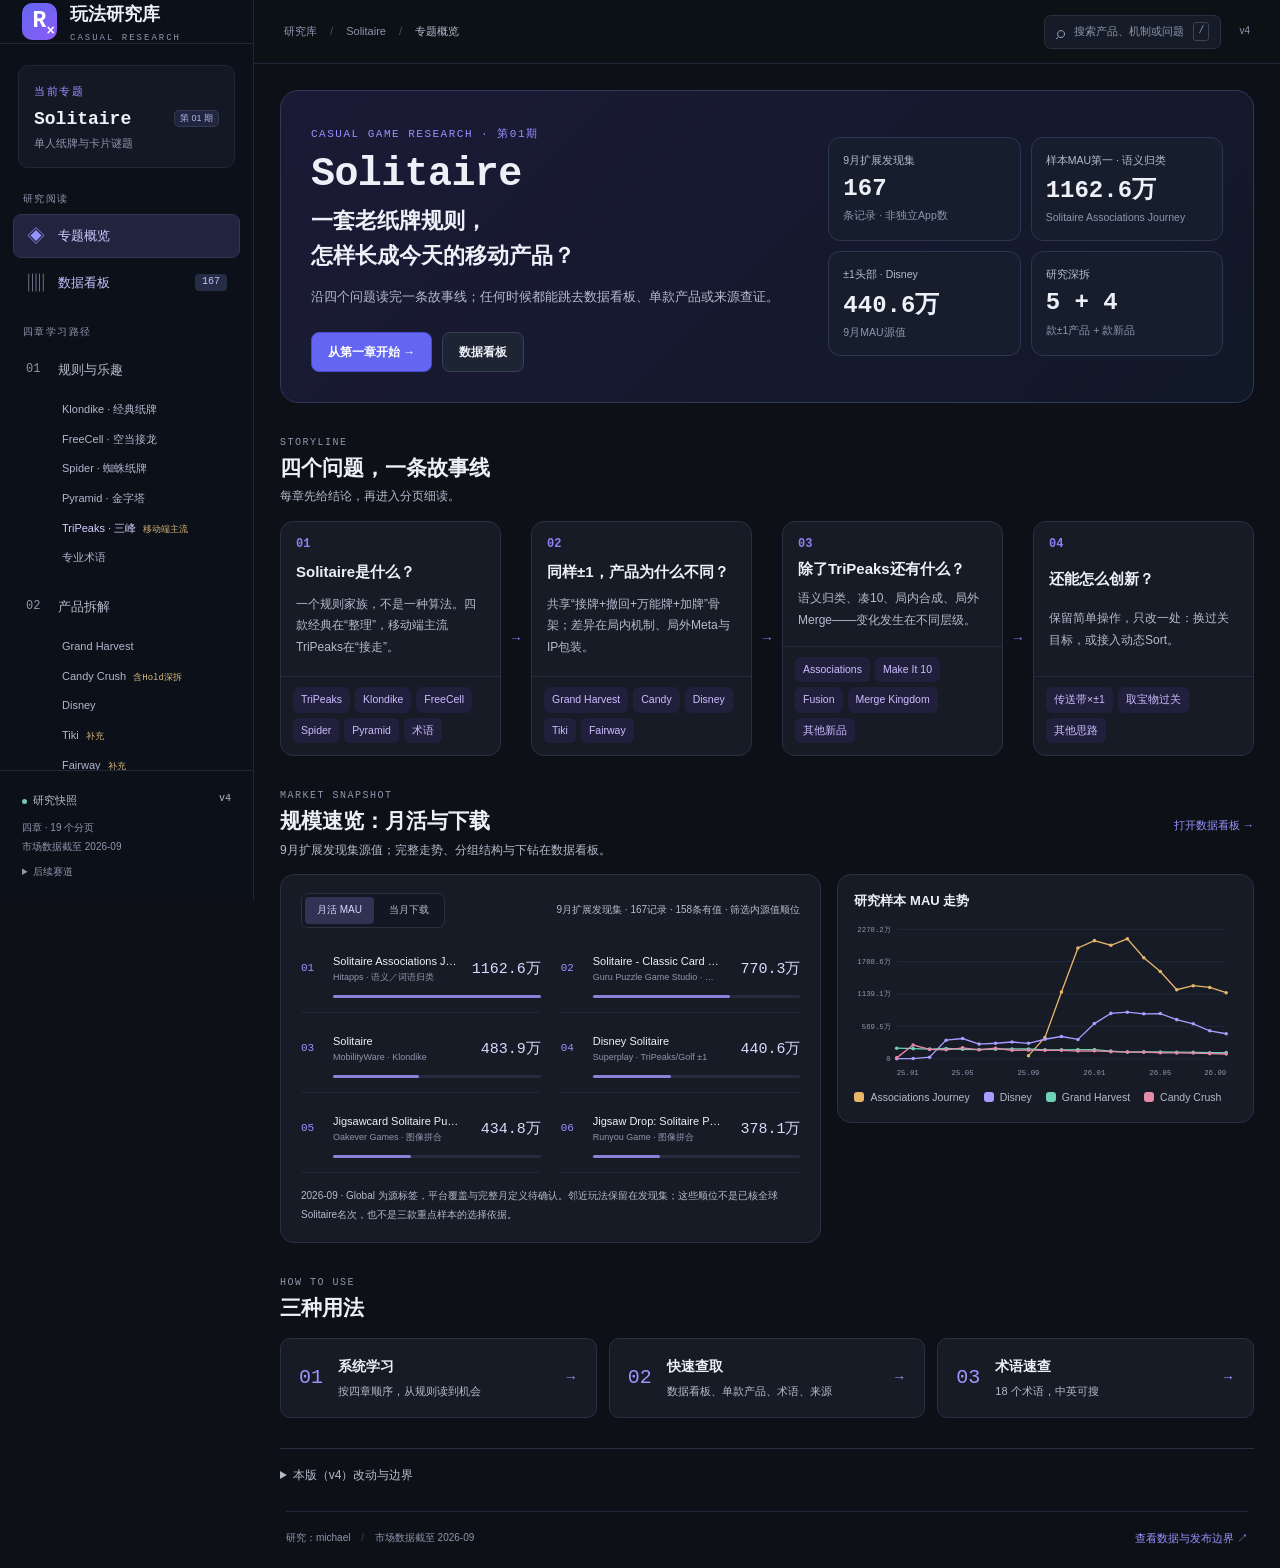
<file: index.html>
<!DOCTYPE html>
<html lang="zh-CN">
<head>
<meta charset="UTF-8">
<meta name="viewport" content="width=device-width,initial-scale=1">
<meta name="color-scheme" content="dark">
<meta name="description" content="休闲玩法研究库：沿规则、产品、变化与机会理解Solitaire，按产品、指标和证据深查。">
<title>休闲玩法研究库 · Solitaire</title>
<link rel="stylesheet" href="styles.css">
<link rel="stylesheet" href="visual.css">
<link rel="stylesheet" href="classic.css">
<link rel="stylesheet" href="deep.css">
<script defer src="data.js"></script>
<script defer src="content.js"></script>
<script defer src="visual.js"></script>
<script defer src="classic.js"></script>
<script defer src="dashboard.js"></script>
<script defer src="deep.js"></script>
<script defer src="games.js"></script>
<script defer src="ideas.js"></script>
<script defer src="newgames.js"></script>
<script defer src="app.js"></script>
</head>
<body>
<a class="skip-link" href="#main">跳至正文</a>
<div class="nav-mask" id="navMask"></div>
<aside class="sidebar" id="sidebar" aria-label="研究库导航">
 <a class="brand" href="#overview" aria-label="研究库首页"><span class="brand-symbol">R<span>×</span></span><span>玩法研究库<small>CASUAL RESEARCH</small></span></a>
 <div class="library-select"><span class="mono overline">当前专题</span><strong>Solitaire <span class="chip tiny">第 01 期</span></strong><small>单人纸牌与卡片谜题</small></div>
 <nav id="navigation">
  <p class="nav-heading">研究阅读</p>
  <a class="nav-link" data-route="overview" href="#overview"><span class="nav-icon">◈</span>专题概览</a>
  <a class="nav-link data-link" data-route="market" href="#market"><span class="nav-icon">▥</span>数据看板<span class="nav-count">167</span></a>
  <p class="nav-heading">四章学习路径</p>
  <a class="nav-link" data-route="rules" href="#rules"><span class="nav-number">01</span>规则与乐趣</a>
  <div class="classic-nav-sub"><a href="#classic/klondike" data-rule-nav="klondike">Klondike · 经典纸牌</a><a href="#classic/freecell" data-rule-nav="freecell">FreeCell · 空当接龙</a><a href="#classic/spider" data-rule-nav="spider">Spider · 蜘蛛纸牌</a><a href="#classic/pyramid" data-rule-nav="pyramid">Pyramid · 金字塔</a><a href="#classic/tripeaks" data-rule-nav="tripeaks" class="nav-new">TriPeaks · 三峰 <em>移动端主流</em></a><a href="#glossary" data-rule-nav="glossary">专业术语</a></div>
  <a class="nav-link" data-route="products" href="#products"><span class="nav-number">02</span>产品拆解</a>
  <div class="classic-nav-sub"><a href="#game/harvest" data-sub="game/harvest">Grand Harvest</a><a href="#game/candy" data-sub="game/candy">Candy Crush <em>含Hold深拆</em></a><a href="#game/disney" data-sub="game/disney">Disney</a><a href="#game/tiki" data-sub="game/tiki">Tiki <em>补充</em></a><a href="#game/fairway" data-sub="game/fairway">Fairway <em>补充</em></a><a href="#compare">同轴对比</a></div>
  <a class="nav-link" data-route="changes" href="#changes"><span class="nav-number">03</span>新品变化</a>
  <div class="classic-nav-sub"><a href="#new/associations" data-sub="new/associations">Associations Journey</a><a href="#new/makeit10" data-sub="new/makeit10">Make It 10</a><a href="#new/fusion" data-sub="new/fusion">Solitaire Fusion</a><a href="#new/mergekingdom" data-sub="new/mergekingdom">Merge Kingdom</a><a href="#new/others" data-sub="new/others">其他新品名单</a></div>
  <a class="nav-link" data-route="opportunities" href="#opportunities"><span class="nav-number">04</span>机会检验</a>
  <div class="classic-nav-sub"><a href="#idea/conveyor" data-sub="idea/conveyor">A · 传送带 × ±1</a><a href="#idea/treasure" data-sub="idea/treasure">B · 取宝物过关</a><a href="#idea/more" data-sub="idea/more">C · 其他思路</a></div>
  <p class="nav-heading">查证</p>
  <a class="nav-link" data-route="sources" href="#sources"><span class="nav-icon">≡</span>证据与来源</a>
 </nav>
 <div class="sidebar-bottom"><div><span class="status-dot"></span>研究快照 <span class="mono">v4</span></div><p>四章 · 19 个分页<br>市场数据截至 2026-09</p><details class="future-topics"><summary>后续赛道</summary><span>Sort / Block / Merge / 三消</span><small>尚未导入；不显示占位报告</small></details></div>
</aside>
<div class="workspace">
<header class="topbar">
 <div class="topbar-left"><button class="icon-btn menu-toggle" id="menuToggle" aria-label="打开导航" aria-expanded="false">☰</button><span class="breadcrumb">研究库 <span>/</span> Solitaire <span>/</span> <b id="breadcrumbPage">专题概览</b></span></div>
 <div class="topbar-right"><button class="search-trigger" id="openSearch"><span>⌕</span> 搜索产品、机制或问题 <kbd>/</kbd></button><span class="version-tag">v4</span></div>
</header>
<main id="main" tabindex="-1" class="page"></main>
<footer class="footer"><span>研究：michael <span class="divider">/</span> 市场数据截至 2026-09</span><button class="text-button" id="footerBoundary">查看数据与发布边界 ↗</button></footer>
</div>
<dialog id="searchDialog" class="search-dialog" aria-labelledby="searchTitle"><div class="dialog-head"><h2 id="searchTitle">在本期研究中搜索</h2><button class="icon-btn" data-close="searchDialog" aria-label="关闭搜索">×</button></div><label class="global-search"><span>⌕</span><input id="globalSearch" type="search" placeholder="试试 Hold、Fairway、语义归类、局外合成…" autocomplete="off" aria-label="搜索研究内容"></label><div id="searchResults" class="search-results"></div><p class="help">搜索当前快照内的产品、学习单元与来源；不搜索未导入的原始附件。</p></dialog>
<dialog id="detailDialog" class="detail-dialog" aria-labelledby="detailTitle"><div class="dialog-head"><h2 id="detailTitle"></h2><button class="icon-btn" data-close="detailDialog" aria-label="关闭详情">×</button></div><div id="detailBody" class="detail-body"></div></dialog>
<div id="toast" role="status" class="toast"></div>
<noscript><p>此研究库需要启用 JavaScript 才能使用筛选、排序与分层阅读。</p></noscript>
</body>
</html>
</file>
<file: styles.css>
:root{--bg:#0d1117;--sidebar:#0c1018;--card:#161b26;--card-hover:#1b2231;--line:#2a3042;--line-soft:#202637;--text:#e8eaf0;--secondary:#a2a9bd;--muted:#757f98;--accent:#9692ff;--purple:#6366f1;--purple-soft:#222440;--gold:#e3bd7f;--teal:#76c6b9;--rose:#e5a0b7;--radius:14px;--mono:"IBM Plex Mono","Consolas",monospace;--sans:"Microsoft YaHei","PingFang SC",sans-serif}
*{box-sizing:border-box}html{scroll-behavior:smooth}body{margin:0;background:var(--bg);color:var(--text);font:14px/1.65 var(--sans)}a{color:inherit;text-decoration:none}button,input,select{font:inherit}button{cursor:pointer}button:disabled{cursor:not-allowed;opacity:.42}button,a,input,select,summary{outline-offset:4px}button:focus-visible,a:focus-visible,input:focus-visible,select:focus-visible,summary:focus-visible{outline:2px solid var(--accent)}button{color:var(--text)}input,select{color:var(--text);background:#111725;border:1px solid var(--line);border-radius:8px;padding:9px 11px;min-width:0}select{color-scheme:dark}input::placeholder{color:var(--muted)}h1,h2,h3,h4,p{margin:0}h1{font-size:30px;line-height:1.4;letter-spacing:-.6px}h2{font-size:19px;line-height:1.5}h3{font-size:16px;line-height:1.5}h4{font-size:14px}small{font-size:11px}.mono,.overline,.nav-number,.nav-count,.number,kbd{font-family:var(--mono)}.overline{font-size:11px;letter-spacing:1.5px;color:var(--accent)}.muted{color:var(--muted)}.secondary{color:var(--secondary)}.skip-link{position:fixed;top:-80px;left:280px;padding:12px;background:var(--purple);z-index:100}.skip-link:focus{top:10px}.sidebar{width:254px;background:var(--sidebar);border-right:1px solid var(--line-soft);height:100dvh;position:fixed;left:0;top:0;display:flex;flex-direction:column;z-index:40}.brand{height:77px;display:flex;align-items:center;gap:13px;padding:0 22px;border-bottom:1px solid var(--line-soft);font-size:18px;font-weight:700}.brand small{display:block;font:9px var(--mono);letter-spacing:2px;color:var(--muted);margin-top:3px}.brand-symbol{width:35px;height:37px;border-radius:10px;display:grid;place-items:center;background:linear-gradient(140deg,#6366f1,#8b5cf6);font:700 23px var(--mono);position:relative;color:white}.brand-symbol span{font-size:14px;position:absolute;right:2px;bottom:1px}.library-select{margin:21px 18px 3px;padding:13px 15px;background:#131824;border:1px solid var(--line-soft);border-radius:10px}.library-select strong{display:flex;align-items:center;justify-content:space-between;font:600 18px var(--mono);margin:7px 0 2px}.library-select small{color:var(--muted)}.sidebar nav{padding:0 13px;overflow-y:auto}.nav-heading{margin:20px 10px 7px;color:var(--muted);font-size:10px;letter-spacing:1.4px}.nav-link{display:flex;align-items:center;gap:12px;padding:10px 12px;margin:3px 0;color:var(--secondary);font-size:13px;border:1px solid transparent;border-radius:8px;transition:.15s}.nav-link:hover{background:#151b2a;color:var(--text)}.nav-link.active{color:#cfccff;background:#22233e;border-color:#333354}.nav-icon{font-size:18px;line-height:18px;width:20px;text-align:center;color:var(--muted)}.nav-number{font-size:12px;color:var(--muted);width:20px}.active .nav-icon,.active .nav-number{color:var(--accent)}.nav-count{margin-left:auto;font-size:10px;background:#252d45;padding:0 7px;border-radius:4px}.data-link{color:#c3c0ff}.sidebar-bottom{margin-top:auto;padding:20px 22px;border-top:1px solid var(--line-soft);font-size:11px;color:var(--secondary)}.sidebar-bottom p{font-size:10px;line-height:1.9;color:var(--muted);margin:8px 0}.sidebar-bottom .mono{font-size:10px;float:right}.status-dot{display:inline-block;background:var(--teal);width:5px;height:5px;margin-right:6px;border-radius:50%}.future-topics summary{cursor:pointer;color:var(--muted);font-size:10px}.future-topics span,.future-topics small{display:block;font-size:10px;margin-top:5px}.workspace{margin-left:254px}.topbar{height:64px;border-bottom:1px solid var(--line-soft);display:flex;align-items:center;justify-content:space-between;gap:16px;padding:0 30px;position:sticky;top:0;background:rgba(13,17,23,.94);backdrop-filter:blur(16px);z-index:30}.topbar-left,.topbar-right{display:flex;align-items:center;gap:18px;min-width:0}.breadcrumb{font-size:11px;white-space:nowrap;color:var(--muted)}.breadcrumb span{padding:0 10px;color:#46516c}.breadcrumb b{font-weight:400;color:var(--secondary)}.search-trigger{background:#151b27;border:1px solid var(--line);border-radius:7px;color:var(--muted);font-size:11px;padding:6px 11px;display:flex;align-items:center;gap:9px}.search-trigger>span{font-size:18px;line-height:20px}kbd{border:1px solid #3a4257;padding:0 4px;border-radius:3px;font-size:10px}.version-tag{font-size:10px;color:var(--muted);white-space:nowrap}.icon-btn{background:transparent;border:1px solid var(--line);border-radius:7px;width:31px;height:31px;display:grid;place-items:center;font-size:20px;line-height:1}.menu-toggle{display:none}.page{padding:30px 32px 25px;max-width:1580px;margin:0 auto;min-height:calc(100dvh - 125px)}#main:focus{outline:none}.page-heading{display:flex;align-items:flex-end;justify-content:space-between;gap:20px;margin-bottom:25px}.page-heading p{color:var(--secondary);margin-top:9px;max-width:800px;font-size:13px}.page-heading .overline{display:block;margin-bottom:7px}.chip{display:inline-flex;align-items:center;white-space:nowrap;background:#202640;color:#b7b7e9;border:1px solid #333951;font-size:10px;padding:2px 8px;border-radius:5px;line-height:1.5;font-weight:400}.chip.tiny{font:9px var(--sans);padding:1px 5px}.chip.gold{background:#2b241d;color:var(--gold);border-color:#514031}.chip.teal{background:#172b2b;color:var(--teal);border-color:#254440}.chip.rose{background:#2c1f2b;color:var(--rose);border-color:#4b334a}.chip.neutral{background:#1b2231;color:var(--secondary);border-color:var(--line)}.chip-row{display:flex;flex-wrap:wrap;gap:6px}.btn{display:inline-flex;align-items:center;justify-content:center;gap:9px;padding:10px 16px;border:1px solid #4c4bd0;background:#6366f1;border-radius:8px;font-size:12px;color:white;font-weight:600;line-height:1.5}.btn.secondary{background:#1d2434;color:var(--text);border-color:#36405b}.btn.small{font-size:11px;padding:7px 12px}.text-button{border:none;background:none;color:var(--accent);font-size:11px;padding:0}.section{margin-top:26px}.section-heading{display:flex;justify-content:space-between;align-items:center;gap:15px;margin-bottom:14px}.section-heading .label{display:block;font:10px var(--mono);letter-spacing:1.5px;color:var(--muted);margin-bottom:4px}.section-heading p{font-size:11px;color:var(--secondary);margin-top:4px}.hero{position:relative;overflow:hidden;display:grid;grid-template-columns:1.7fr 1fr;gap:20px;border:1px solid #33314f;border-radius:16px;background:linear-gradient(110deg,#1b1e34 0%,#171c2a 70%);padding:30px 32px}.hero h1{font:600 46px/1.15 var(--mono);letter-spacing:-2px;margin:10px 0}.hero h2{font-size:18px;font-weight:500;max-width:580px;margin:12px 0}.hero .hero-copy{position:relative;z-index:2}.hero .hero-description{max-width:590px;color:var(--secondary);font-size:12px;line-height:1.9}.hero-actions{margin-top:23px;display:flex;flex-wrap:wrap;gap:10px}.hero-foot{color:var(--muted);font-size:10px;margin-top:16px}.hero-visual{position:relative;min-height:230px;display:flex;align-items:center;justify-content:center}.hero-visual::before{content:"";position:absolute;border:1px solid #303450;border-radius:50%;width:240px;height:240px}.hero-visual::after{content:"";position:absolute;border:1px dashed #303450;border-radius:50%;width:295px;height:295px}.playing-card{width:94px;height:140px;border-radius:10px;background:#eae6ef;border:1px solid #aaa5be;box-shadow:0 9px 30px #0005;position:absolute;display:flex;flex-direction:column;justify-content:space-between;padding:9px;color:#252c48;z-index:2}.playing-card .value{font:600 23px var(--mono);line-height:1.3}.playing-card .suit{font-size:41px;align-self:center}.playing-card .bottom{align-self:flex-end;font-size:15px}.playing-card.card-one{transform:translateX(-60px) rotate(-16deg);background:#e0d9ed}.playing-card.card-two{transform:translateY(-13px) rotate(-2deg);background:#f0edf5;color:#7154b0;z-index:3}.playing-card.card-three{transform:translateX(64px) rotate(15deg);background:#e6e1f0;z-index:4}.hero-visual .visual-label{position:absolute;bottom:0;color:var(--muted);font:9px var(--mono);letter-spacing:1px;z-index:4}.quick-guide{margin-top:14px;display:grid;grid-template-columns:repeat(3,1fr);background:#141a26;border:1px solid var(--line-soft);border-radius:10px;padding:14px 18px;gap:20px}.quick-guide b{display:block;font-size:11px;margin-bottom:3px;font-weight:500}.quick-guide p{font-size:10px;color:var(--muted)}.quick-guide .step-num{font:10px var(--mono);color:var(--accent);margin-right:7px}.chapter-grid{display:grid;grid-template-columns:repeat(4,1fr);gap:12px}.chapter-tile{border:1px solid var(--line);border-radius:12px;background:var(--card);padding:17px;position:relative;transition:.2s;min-height:167px;display:flex;flex-direction:column}.chapter-tile:hover{background:var(--card-hover);border-color:#605c8c;transform:translateY(-2px)}.chapter-tile .chapter-no{font:11px var(--mono);color:var(--accent);margin-bottom:12px}.chapter-tile h3{font-size:14px}.chapter-tile p{color:var(--secondary);font-size:11px;line-height:1.9;margin-top:8px}.chapter-tile .tile-footer{font-size:10px;color:var(--muted);margin-top:auto;padding-top:16px;display:flex;justify-content:space-between}.leader-layout{border:1px solid var(--line);border-radius:14px;background:var(--card);padding:18px 20px}.leader-toolbar{display:flex;align-items:center;justify-content:space-between;gap:10px;flex-wrap:wrap;margin-bottom:15px}.segmented{display:flex;border:1px solid var(--line);border-radius:7px;background:#111723;padding:3px;gap:3px}.segmented button{font-size:10px;background:none;border:none;border-radius:4px;color:var(--secondary);padding:5px 12px}.segmented button.active{color:#d8d5ff;background:#313252}.scope-note{font-size:10px;color:var(--muted)}.leader-grid{display:grid;grid-template-columns:repeat(3,1fr);gap:10px 20px}.leader-item{border:0;border-bottom:1px solid var(--line-soft);background:none;text-align:left;padding:9px 0 14px;display:grid;grid-template-columns:23px 1fr 70px;gap:9px;align-items:center;min-width:0}.leader-item>span{min-width:0}.leader-item .rank{font:11px var(--mono);color:var(--accent)}.leader-item strong{display:block;font-size:11px;font-weight:500;white-space:nowrap;overflow:hidden;text-overflow:ellipsis}.leader-item small{display:block;font-size:9px;color:var(--muted);white-space:nowrap;overflow:hidden;text-overflow:ellipsis}.leader-item .leader-value{text-align:right;font:500 15px var(--mono);color:#ddd9ff}.leader-bar{grid-column:2/4;background:#252a3c;height:3px;border-radius:2px;margin-top:1px}.leader-bar span{display:block;height:100%;background:#8a81d8;border-radius:2px}.leader-foot{font-size:10px;color:var(--muted);line-height:1.9;margin-top:13px}.split-grid>*{min-width:0}.split-grid{display:grid;grid-template-columns:1.1fr 1fr;gap:14px}.feature-card{padding:22px;border:1px solid var(--line);border-radius:var(--radius);background:var(--card)}.feature-card h3{margin:7px 0 9px}.feature-card p{color:var(--secondary);font-size:12px;line-height:1.9}.feature-card .text-button{display:inline-block;margin-top:17px}.mini-hold{display:flex;align-items:center;gap:9px;margin:16px 0;color:var(--muted);font:11px var(--mono)}.mini-card{height:50px;width:37px;border-radius:5px;border:1px solid #afa5c4;background:#e6e1ef;color:#37304e;display:grid;place-items:center;font:600 21px var(--mono)}.mini-card.hold{background:#282340;color:#cbc0ff;border:1px dashed #7669ac}.notice{border:1px solid #45402f;background:#211f1a;border-radius:9px;padding:10px 14px;color:#c6b58f;font-size:11px;line-height:1.9;margin-bottom:18px}.notice.purple{background:#1b1e31;border-color:#363753;color:#bcb9da}.notice a{color:var(--accent)}.stat-strip{display:grid;grid-template-columns:repeat(4,1fr);gap:12px;margin-bottom:17px}.stat-card{background:var(--card);border:1px solid var(--line-soft);border-radius:10px;padding:14px 17px}.stat-card .number{font-size:23px;color:#ddd9ff;line-height:1.4}.stat-card .stat-label{font-size:10px;color:var(--secondary);margin-top:3px}.stat-card small{color:var(--muted);font-size:9px}.table-panel{border:1px solid var(--line);border-radius:12px;overflow:hidden;background:var(--card)}.filters{display:flex;gap:10px;flex-wrap:wrap;padding:16px 17px;border-bottom:1px solid var(--line-soft);background:#151b27}.filter-control{display:flex;flex-direction:column;gap:5px;min-width:125px}.filter-control label{font-size:9px;color:var(--muted)}.filter-control input,.filter-control select{font-size:11px;padding:8px 10px;height:35px}.filter-control.wide{flex:1;min-width:190px}.filters .reset{align-self:flex-end;height:35px}.table-meta{padding:11px 17px;border-bottom:1px solid var(--line-soft);font-size:10px;color:var(--secondary);display:flex;align-items:center;justify-content:space-between;gap:10px}.table-scroll{overflow:auto}table{width:100%;border-collapse:collapse;font-size:11px;text-align:left}th{background:#171e2e;color:var(--secondary);font-size:10px;font-weight:500;white-space:nowrap}th,td{padding:12px 14px;border-bottom:1px solid var(--line-soft);vertical-align:middle}td.numeric,th.numeric{text-align:right;font-family:var(--mono);white-space:nowrap}td.numeric{font-size:12px}td .cell-name{border:none;background:none;padding:0;font-size:11px;color:var(--text);text-align:left;font-weight:600;display:block}.cell-name:hover{color:var(--accent)}.cell-publisher{font-size:9px;color:var(--muted);margin-top:3px}.cell-tags{margin-top:4px}.cell-tags .chip{font-size:8px;padding:0 4px}.table-panel th button{border:0;background:none;color:inherit;padding:0;font:inherit}.table-panel tr:hover td{background:#1b2231}.table-panel td.branch{max-width:180px;font-size:10px;color:var(--secondary)}.table-panel td.coverage{font-size:9px;color:var(--muted);white-space:nowrap}.table-panel td:first-child{font:11px var(--mono);color:var(--accent);width:65px}.table-panel td:nth-child(2){min-width:255px}.pagination{display:flex;align-items:center;justify-content:space-between;gap:10px;padding:12px 17px;color:var(--secondary);font-size:10px}.pagination-controls{display:flex;gap:8px;align-items:center}.empty-state{padding:45px;text-align:center;color:var(--muted);font-size:12px}.extra-research{margin-top:16px}.extra-research summary{cursor:pointer;color:var(--secondary);font-size:12px}.extra-list{display:grid;grid-template-columns:repeat(2,1fr);gap:10px;margin-top:14px}.extra-list article{border:1px solid var(--line);padding:13px;border-radius:8px;font-size:11px;background:var(--card)}.extra-list p{color:var(--muted);font-size:10px;margin-top:6px}.extra-list a{font-size:10px;color:var(--accent)}.coverage-chart{display:flex;gap:20px;flex-wrap:wrap;font-size:10px;color:var(--secondary);margin-bottom:16px}.coverage-chart b{font-family:var(--mono);font-size:13px;color:var(--text);margin-right:5px}.chapter-intro{padding:23px 25px;border:1px solid #363553;border-left:3px solid var(--purple);background:#191d2e;border-radius:0 12px 12px 0;margin-bottom:22px}.chapter-intro p{color:var(--secondary);font-size:12px;line-height:1.9;margin-top:8px}.unit-grid{display:grid;grid-template-columns:repeat(2,1fr);gap:15px;align-items:start}.unit-card{border:1px solid var(--line);background:var(--card);border-radius:12px;padding:20px;scroll-margin-top:90px}.unit-card h3{margin:11px 0 8px;font-size:15px}.unit-summary{font-size:12px;color:var(--secondary);line-height:1.9}.unit-card ul{padding:0;list-style:none;margin:13px 0}.unit-card li{font-size:11px;padding:5px 0 5px 13px;color:var(--secondary);position:relative}.unit-card li:before{content:"";position:absolute;left:0;top:14px;width:3px;height:3px;background:#7775ab;border-radius:1px}.unit-card details,.reading-details{border-top:1px solid var(--line);margin-top:14px;padding-top:12px}.unit-card summary,.reading-details summary{cursor:pointer;color:var(--accent);font-size:11px}.unit-card .expanded-copy{font-size:11px;color:var(--secondary);line-height:1.95}.expanded-copy p{margin-top:12px}.tradeoffs{display:grid;grid-template-columns:1fr 1fr;gap:10px;margin-top:15px}.tradeoff{padding:12px;border:1px solid var(--line-soft);background:#131a26;border-radius:7px;font-size:10px;color:var(--secondary)}.tradeoff strong{display:block;color:var(--teal);font-size:10px;margin-bottom:5px}.tradeoff.cost strong{color:var(--gold)}.falsify{border-left:2px solid #8a749f;padding:4px 0 4px 12px;color:var(--secondary);font-size:10px;margin-top:13px}.falsify b{color:#c1acce;display:block;margin-bottom:3px}.ref-row{display:flex;align-items:center;gap:6px;flex-wrap:wrap;margin-top:14px;font-size:9px;color:var(--muted)}.ref-button{background:#20283b;color:#afacd9;border:1px solid #333a50;border-radius:4px;font:9px var(--mono);padding:1px 5px}.ref-button:hover{border-color:var(--accent)}.chapter-end{margin-top:24px;padding:19px 22px;border:1px solid var(--line);border-radius:10px;display:flex;align-items:center;justify-content:space-between;gap:20px;background:#141b27}.chapter-end p{font-size:11px;color:var(--secondary);margin-top:5px}.profile-grid{display:grid;grid-template-columns:repeat(3,1fr);gap:13px;margin:16px 0 22px}.profile-card{border:1px solid var(--line);border-radius:12px;padding:19px;background:var(--card);display:flex;flex-direction:column}.profile-card h3{font-size:14px;margin:10px 0 8px}.profile-card p{font-size:11px;color:var(--secondary);line-height:1.9}.profile-card .profile-footer{margin-top:auto;padding-top:16px;display:flex;align-items:center;justify-content:space-between}.product-mark{width:34px;height:34px;border-radius:9px;background:#2a2743;color:#cbc2ef;display:grid;place-items:center;font:600 16px var(--mono)}.product-mark.harvest{background:#293526;color:#c3d5a8}.product-mark.disney{background:#293145;color:#bad2e9}.product-mark.tiki{background:#343022;color:#dfcca1}.product-mark.fairway{background:#223536;color:#a8d1cc}.showcase-grid{display:grid;grid-template-columns:1.15fr 1fr;gap:16px;margin-top:15px}.demo-panel{border:1px solid #3c3858;border-radius:14px;overflow:hidden;background:#171b2b}.demo-panel-head{padding:15px 20px;border-bottom:1px solid var(--line);display:flex;justify-content:space-between;align-items:center}.demo-panel-head h3{font-size:13px}.hold-scene{padding:23px 22px 20px;min-height:258px;display:flex;flex-direction:column;justify-content:space-between;background:radial-gradient(ellipse at top,#232940,#151a29 80%)}.board-area{display:flex;align-items:center;justify-content:center;gap:13px}.board-label{font-size:9px;color:var(--muted);margin-bottom:11px;text-align:center;letter-spacing:1px}.demo-card{position:relative;width:68px;height:88px;background:#eae5ef;color:#4b3c63;border:1px solid #b6a7c6;border-radius:8px;display:grid;place-items:center;font:600 29px var(--mono);box-shadow:0 4px 14px #0004}.demo-card:after{content:"";width:4px;height:4px;border:1px solid #7d6691;position:absolute;bottom:8px;right:8px;transform:rotate(45deg)}.demo-card.blocked{opacity:.42}.demo-card.legal{border:2px solid #bbaaff;box-shadow:0 0 0 3px #65509440}.demo-card.played{background:#313049;color:#9993b3;border:1px dashed #595371;box-shadow:none}.baseline-area{display:flex;justify-content:center;gap:50px;margin-top:22px}.baseline-group{text-align:center;font-size:9px;color:var(--secondary);position:relative}.baseline-group .demo-card{margin-bottom:7px}.demo-card.slot{border:1px dashed #8c7aad;background:#252039;color:#a898c4;font:10px var(--mono)}.demo-caption{padding:13px 20px;background:#1e2033;border-top:1px solid var(--line);font-size:11px;color:#cac4e2;min-height:70px}.demo-controls{display:flex;justify-content:space-between;align-items:center;gap:12px;padding:12px 20px;border-top:1px solid var(--line);color:var(--muted);font:10px var(--mono)}.step-dots{display:flex;gap:6px}.step-dots span{display:block;width:5px;height:5px;background:#41455e;border-radius:50%}.step-dots .active{background:var(--accent)}.hold-analysis{display:flex;flex-direction:column;gap:12px}.hold-analysis .feature-card{padding:19px}.hold-analysis .feature-card h3{font-size:13px}.hold-analysis .feature-card p{font-size:11px}.evidence-figure{margin:15px 0 0;border:1px solid var(--line);border-radius:10px;background:#101522;overflow:hidden}.evidence-figure img{display:block;width:100%;height:auto;max-height:420px;object-fit:contain;background:#0d121d}.evidence-figure figcaption{padding:11px 15px;font-size:10px;line-height:1.9;color:var(--secondary)}.resource-flow{display:flex;gap:9px;flex-wrap:wrap;align-items:center;margin:15px 0;font-size:11px}.flow-node{background:#222941;border:1px solid #393e5c;border-radius:7px;padding:8px 11px}.flow-arrow{color:var(--muted)}.compare-table{min-width:830px}.compare-table th,.compare-table td{width:27%;font-size:11px;line-height:1.95;padding:16px;vertical-align:top}.compare-table th:first-child,.compare-table td:first-child{width:19%;font-size:10px;color:var(--secondary);min-width:150px}.compare-table th{font-weight:600;font-size:12px}.compare-table td{color:var(--secondary)}.compare-table td:first-child{font-family:var(--sans)}.compare-summary{display:grid;grid-template-columns:repeat(3,1fr);gap:12px;margin-bottom:20px}.compare-summary article{padding:17px 19px;background:var(--card);border:1px solid var(--line);border-top:2px solid var(--accent);border-radius:10px}.compare-summary article:first-child{border-top-color:#a5bf85}.compare-summary article:last-child{border-top-color:#88a8d2}.compare-summary h3{font-size:13px}.compare-summary p{font-size:11px;color:var(--secondary);margin-top:9px}.source-list{display:grid;grid-template-columns:repeat(2,1fr);gap:12px}.source-card{background:var(--card);border:1px solid var(--line);border-radius:10px;padding:17px}.source-card h3{font-size:12px;margin:7px 0}.source-card p{font-size:10px;color:var(--secondary);line-height:1.9}.source-card a{display:inline-block;color:var(--accent);font-size:10px;margin-top:12px}.local-sources{display:grid;grid-template-columns:repeat(3,1fr);gap:12px;margin-bottom:22px}.local-sources article{background:#151b29;border:1px solid var(--line);border-radius:10px;padding:17px}.local-sources strong{font-size:12px}.local-sources p{font-size:10px;color:var(--muted);margin:7px 0 12px}.data-contract{background:var(--card);border:1px solid var(--line);border-radius:12px;padding:21px;margin-bottom:20px}.data-contract li{font-size:11px;color:var(--secondary);margin:6px 0}.model-grid{display:grid;grid-template-columns:repeat(3,1fr);gap:10px;margin:17px 0}.model-grid article{border:1px solid var(--line);border-radius:8px;padding:13px;background:#131a26}.model-grid strong{font-size:11px}.model-grid p{font-size:10px;color:var(--muted);margin-top:5px}.footer{border-top:1px solid var(--line-soft);margin:0 32px;padding:17px 0 20px;display:flex;justify-content:space-between;align-items:center;gap:15px;font-size:10px;color:var(--muted)}.divider{color:#3d4458;padding:0 8px}dialog{color:var(--text);background:#151b28;border:1px solid #3c445b;border-radius:14px;padding:0;box-shadow:0 30px 100px #0009;max-height:88dvh;overflow:auto}dialog::backdrop{background:rgba(4,7,14,.78);backdrop-filter:blur(5px)}.search-dialog{width:680px;max-width:calc(100vw - 24px)}.dialog-head{position:sticky;top:0;z-index:2;background:#171e2b;border-bottom:1px solid var(--line);display:flex;align-items:center;justify-content:space-between;gap:15px;padding:16px 22px}.dialog-head h2{font-size:16px}.global-search{margin:20px;display:flex;align-items:center;gap:10px;color:var(--muted)}.global-search input{flex:1;background:#111827;font-size:13px}.global-search>span{font-size:24px}.search-results{padding:0 20px;max-height:53dvh;overflow:auto}.search-result{width:100%;display:block;text-align:left;padding:12px 13px;border:1px solid var(--line-soft);background:#1b2231;border-radius:7px;margin-bottom:8px}.search-result strong{font-size:12px;display:block;color:var(--text)}.search-result small{font-size:10px;color:var(--muted);display:block;margin-top:4px}.help{padding:14px 20px;font-size:10px;color:var(--muted)}.detail-dialog{width:900px;max-width:calc(100vw - 24px)}.detail-body{padding:23px}.detail-body p{font-size:12px;color:var(--secondary);line-height:1.9;margin:10px 0}.detail-body h3{margin:23px 0 10px;font-size:14px}.detail-body h3:first-child{margin-top:0}.detail-body ul{padding-left:17px;font-size:11px;color:var(--secondary)}.detail-body li{margin:7px 0}.detail-body .stat-strip{grid-template-columns:1fr 1fr;margin-top:18px}.kv-grid{display:grid;grid-template-columns:1fr 1fr;gap:10px;background:#111826;border:1px solid var(--line);border-radius:9px;padding:15px;font-size:11px}.kv-grid dt{color:var(--muted);font-size:10px}.kv-grid dd{margin:3px 0 0;color:var(--secondary);overflow-wrap:anywhere}.mini-trend{border:1px solid var(--line);border-radius:9px;padding:14px;background:#101623}.mini-trend svg{display:block;width:100%;height:auto}.month-table{font-size:10px;min-width:540px}.month-table th,.month-table td{padding:10px 12px}.source-link{display:block;color:var(--accent);font-size:11px;overflow-wrap:anywhere;margin:8px 0}.toast{position:fixed;bottom:25px;left:50%;transform:translate(-50%,15px);background:#33314c;border:1px solid #61557e;color:#e1daf4;font-size:12px;border-radius:8px;padding:10px 20px;z-index:100;opacity:0;pointer-events:none;transition:.2s}.toast.visible{opacity:1;transform:translate(-50%,0)}.nav-mask{display:none}
@media(min-width:1450px){.hero{padding:35px 40px}.hero h1{font-size:52px}.leader-grid{grid-template-columns:repeat(3,1fr)}.chapter-tile{padding:22px}.page{padding-left:40px;padding-right:40px}}
@media(max-width:1180px){.sidebar{width:230px}.workspace{margin-left:230px}.brand{padding:0 18px;font-size:16px}.page{padding:24px}.topbar{padding:0 24px}.chapter-grid{grid-template-columns:repeat(2,1fr)}.hero h1{font-size:39px}.hero{padding:27px}.hero-visual:after{width:230px;height:230px}.hero-visual:before{width:180px;height:180px}.playing-card{width:77px;height:120px}.playing-card.card-one{transform:translateX(-47px) rotate(-16deg)}.playing-card.card-three{transform:translateX(47px) rotate(15deg)}.leader-grid{grid-template-columns:repeat(2,1fr)}.profile-grid{grid-template-columns:repeat(2,1fr)}.search-trigger{font-size:10px}.version-tag{display:none}.breadcrumb span{padding:0 7px}}
@media(max-width:900px){.sidebar{transform:translateX(-100%);width:254px;transition:transform .2s}.sidebar.open{transform:translateX(0)}.nav-mask.visible{display:block;position:fixed;inset:0;background:#0008;z-index:35}.workspace{margin-left:0}.menu-toggle{display:grid}.topbar{padding:0 20px}.page{padding:24px 20px}.topbar-left{gap:11px}.hero-visual{min-height:210px}.source-list{grid-template-columns:1fr}.footer{margin:0 20px}.local-sources{grid-template-columns:1fr 1fr}}
@media(max-width:620px){body{font-size:13px}.topbar{height:58px;padding:0 14px}.breadcrumb{font-size:10px}.breadcrumb>span{padding:0 5px}.topbar-right{gap:0}.search-trigger{width:31px;height:31px;font-size:0;padding:0;justify-content:center;background:none}.search-trigger span{font-size:23px}.search-trigger kbd{display:none}.page{padding:20px 14px;min-height:calc(100dvh - 120px)}h1{font-size:23px}.page-heading{align-items:flex-start;flex-direction:column;gap:13px;margin-bottom:18px}.page-heading p{font-size:11px;line-height:1.9}.hero{display:block;padding:24px 21px}.hero h1{font-size:37px;margin:10px 0}.hero h2{font-size:16px;max-width:300px}.hero .hero-description{font-size:11px}.hero-visual{display:none}.hero-actions{gap:9px;margin-top:20px}.hero-actions .btn{font-size:11px;padding:9px 12px}.hero-foot{font-size:9px}.quick-guide{padding:12px 13px;gap:12px;grid-template-columns:1fr}.quick-guide>div{display:flex;align-items:baseline;gap:12px}.quick-guide b{white-space:nowrap;font-size:10px;margin:0}.quick-guide p{font-size:9px}.section{margin-top:23px}.section-heading h2{font-size:16px}.section-heading p{font-size:10px}.chapter-grid{gap:9px}.chapter-tile{padding:14px;min-height:175px}.chapter-tile h3{font-size:13px}.chapter-tile p{font-size:10px}.chapter-tile .tile-footer{font-size:9px;padding-top:12px}.leader-layout{padding:15px}.leader-grid{grid-template-columns:1fr;gap:0}.leader-item{padding:11px 0;grid-template-columns:20px 1fr 74px}.leader-item strong{font-size:11px}.leader-item small{font-size:9px}.leader-toolbar{margin-bottom:5px}.scope-note{font-size:9px}.leader-foot{font-size:9px}.split-grid,.unit-grid,.showcase-grid{grid-template-columns:1fr}.feature-card{padding:18px}.feature-card p{font-size:11px}.mini-hold{gap:7px}.mini-hold .mini-card{width:31px;height:46px;flex-shrink:0}.notice{font-size:10px;padding:10px 12px}.stat-strip{grid-template-columns:repeat(2,1fr);gap:9px}.stat-card{padding:11px 13px}.stat-card .number{font-size:20px}.stat-card .stat-label{font-size:9px}.stat-card small{font-size:8px}.filters{padding:13px;gap:9px}.filter-control{min-width:calc(50% - 7px);flex:1}.filter-control.wide{min-width:100%}.filter-control input,.filter-control select{max-width:100%;font-size:10px}.filter-control label{font-size:9px}.filters .reset{font-size:10px}.table-meta{padding:10px 13px;flex-wrap:wrap;font-size:9px}.table-panel table{min-width:870px}.table-scroll{scrollbar-width:thin}.table-panel td:nth-child(2),.table-panel th:nth-child(2){position:sticky;left:0;background:#161b26;z-index:1;min-width:200px;max-width:235px}.table-panel tr:hover td:nth-child(2){background:#1b2231}.table-panel th:nth-child(2){background:#171e2e}.table-panel td:first-child{width:50px}.pagination{font-size:9px;padding:12px 13px}.extra-list{grid-template-columns:1fr}.chapter-intro{padding:18px}.chapter-intro h2{font-size:15px}.chapter-intro p{font-size:11px}.unit-card{padding:17px}.unit-card h3{font-size:14px}.unit-summary{font-size:11px}.unit-card li{font-size:10px}.unit-card .expanded-copy{font-size:10px}.tradeoffs{grid-template-columns:1fr}.chapter-end{padding:16px;flex-direction:column;align-items:flex-start;gap:13px}.profile-grid{grid-template-columns:1fr}.profile-card{padding:17px}.profile-card h3{font-size:14px}.profile-card p{font-size:11px}.compare-summary{grid-template-columns:1fr}.compare-table{min-width:830px!important}.compare-table td:nth-child(2),.compare-table th:nth-child(2){position:static}.compare-table td:first-child,.compare-table th:first-child{position:sticky;left:0;background:#161b26;z-index:2;min-width:130px;width:130px;font-size:10px}.compare-table th:first-child{background:#171e2e}.local-sources,.model-grid{grid-template-columns:1fr}.source-list{grid-template-columns:1fr}.data-contract{padding:17px}.data-contract ul{padding-left:15px}.footer{flex-direction:column;align-items:flex-start;gap:8px;margin:0 14px;font-size:9px}.dialog-head{padding:13px 16px}.dialog-head h2{font-size:14px}.detail-body{padding:16px}.kv-grid{grid-template-columns:1fr}.detail-body p{font-size:11px}.detail-body h3{font-size:13px}.demo-card{width:58px;height:79px}.hold-scene{padding:22px 16px}.baseline-area{gap:40px}.demo-panel-head{padding:14px 16px}.demo-caption{padding:12px 16px;font-size:10px}.demo-controls{padding:12px 16px}.global-search{margin:16px}.global-search input{font-size:12px}.search-results{padding:0 16px}.coverage-chart{gap:10px}.evidence-figure img{max-height:300px}}
@media(prefers-reduced-motion:reduce){*{scroll-behavior:auto!important;transition:none!important}}
</file>
<file: visual.css>
/* Visual-first reading layer: retain deep research, change the default surface. */
:root{--text:#edf0f7;--secondary:#b4bbcd;--muted:#8c96ad}body{font-size:14px}#main:focus{outline:none}.sidebar{overflow-y:auto}.sidebar-bottom{margin-top:auto}.page{max-width:1550px;margin:0 auto;padding:28px 32px}.section{margin-top:34px}.section-heading p,.page-heading p{font-size:12px;color:var(--secondary)}.section-heading h2{font-size:21px}.visual-hero{display:grid;grid-template-columns:.8fr 1.2fr;min-height:320px;border:1px solid #34384e;background:#181c2c;border-radius:18px;overflow:hidden}.vh-copy{padding:34px 30px}.vh-copy h1{font:700 47px/1.15 var(--mono);margin:14px 0}.vh-copy h2{font-size:22px;line-height:1.55}.vh-copy p{color:var(--secondary);margin-top:15px;font-size:13px}.vh-copy .hero-actions{margin-top:23px;gap:8px}.vh-copy .btn{font-size:12px}.vh-cover{min-width:0;position:relative;display:flex;align-items:center;padding:22px;background:#101928;overflow:hidden}.vh-cover>img{width:100%;height:auto;border-radius:10px;box-shadow:0 10px 40px #0006;display:block}.cover-caption{position:absolute;left:22px;right:22px;bottom:22px;background:#101827e8;backdrop-filter:blur(10px);border:1px solid #4b5777;border-radius:8px;padding:12px 16px;display:flex;align-items:center;justify-content:space-between;gap:15px;font-size:13px}.cover-caption>span{color:#c2b7ff;white-space:nowrap;font:11px var(--mono)}.task-entry{display:grid;grid-template-columns:repeat(3,1fr);gap:12px;margin-top:15px}.task-entry a{display:flex;gap:15px;align-items:center;padding:16px 18px;background:#161b26;border:1px solid var(--line);border-radius:10px;min-width:0}.task-entry a>span{font:20px var(--mono);color:#9e96ff}.task-entry b{display:block;font-size:14px}.task-entry small{display:block;color:var(--secondary);font-size:11px;margin-top:4px}.task-entry i{margin-left:auto;font-style:normal;color:var(--accent)}.task-entry a:hover{border-color:var(--accent);background:#202237}.visual-profiles{display:grid;grid-template-columns:repeat(3,1fr);gap:16px}.visual-profile,.vc-card{background:#161c29;border:1px solid var(--line);border-radius:14px;overflow:hidden;min-width:0}.visual-profile .visual-figure{margin:0}.visual-profile .visual-figure figcaption{display:none}.visual-profile .picture-frame{border-radius:0}.vp-copy{padding:19px 19px 17px}.vp-copy h3{font-size:17px;margin-top:7px}.vp-copy>p{font-size:13px;color:var(--secondary);margin-top:9px;min-height:22px}.vp-links{display:flex;flex-wrap:wrap;align-items:center;justify-content:space-between;gap:10px;margin-top:18px}.vp-links .text-button{font-size:11px}.extended-strip{display:flex;align-items:center;flex-wrap:wrap;gap:14px;padding:15px 18px;margin-top:14px;border:1px solid var(--line-soft);border-radius:10px;background:#121823;font-size:12px}.extended-strip>span{color:var(--secondary);margin-right:auto;font-size:11px}.visual-figure{margin:0}.picture-frame{position:relative;border-radius:10px;overflow:hidden;background:#121827}.image-open{display:block;width:100%;border:0;padding:0;background:transparent;line-height:0;cursor:zoom-in}.image-open>img{width:100%;height:auto;display:block;aspect-ratio:2.167;object-fit:contain}.image-type{position:absolute;bottom:7px;right:8px;pointer-events:none;background:#081325df;color:#eef2ff;font-size:9px;border-radius:4px;padding:2px 6px;opacity:0;transition:opacity .15s}.picture-frame:hover .image-type,.picture-frame:focus-within .image-type{opacity:1}.image-pin{position:absolute;transform:translate(-50%,-50%);display:grid;place-items:center;width:23px;height:23px;background:#7967e9;border:2px solid #f5f2ff;box-shadow:0 2px 9px #000b;border-radius:50%;font:bold 11px var(--mono);color:#fff;pointer-events:none}.visual-figure figcaption{font-size:10px;line-height:1.7;color:#bac4d9;padding:9px 1px}.zoom-figure{margin:0}.zoom-figure img{width:100%;display:block;border-radius:8px}.zoom-figure figcaption{font-size:12px;margin-top:12px;color:var(--secondary)}.visual-path{display:grid;grid-template-columns:repeat(4,1fr);gap:14px}.visual-path-card.chapter-tile{padding:0;min-height:0;overflow:hidden}.visual-path-card>img{width:100%;aspect-ratio:16/9;object-fit:cover;display:block;background:#fff}.visual-path-card>div{padding:16px}.visual-path-card h3{margin-top:8px}.visual-path-card p{font-size:12px;color:var(--secondary);margin-top:8px;min-height:41px}.path-next{display:block;color:var(--accent);font-size:11px;margin-top:14px}.leader-foot{font-size:10px;color:var(--secondary)}.scope-note{color:var(--secondary)}.preview-note{margin-top:30px;border-top:1px solid var(--line);padding-top:17px;color:var(--secondary);font-size:12px}.preview-note summary{cursor:pointer}.preview-note p{padding:14px 0;line-height:1.9}.axis-tabs{display:flex;gap:5px;background:#171b2c;padding:5px;width:max-content;max-width:100%;border:1px solid #34394e;border-radius:10px;position:sticky;top:74px;z-index:10;box-shadow:0 8px 20px #0003}.axis-tabs button{border:0;background:transparent;color:var(--secondary);padding:10px 25px;border-radius:7px;font-size:13px}.axis-tabs button.active{background:#6359cc;color:#fff}.axis-intro{margin:24px 0 20px}.axis-intro h2{font-size:23px;margin-top:7px}.axis-intro p{color:var(--secondary);font-size:12px;margin-top:8px}.visual-compare-grid{display:grid;grid-template-columns:repeat(3,1fr);gap:16px}.vc-heading{display:flex;align-items:center;gap:10px;padding:15px 17px}.vc-heading h3{font-size:15px}.vc-heading .product-mark{margin:0;flex-shrink:0}.vc-card>.visual-figure .picture-frame{border-radius:0}.vc-card>.visual-figure figcaption{padding:9px 16px 0;font-size:9px}.vc-copy{padding:16px}.vc-copy>h3{font-size:15px}.vc-copy>p{font-size:12px;color:var(--secondary);margin-top:10px;line-height:1.85;min-height:67px}.visual-deep{margin-top:16px;border:1px solid #32394e;border-radius:9px;background:#111725;overflow:hidden}.visual-deep>summary{list-style:none;cursor:pointer;display:flex;align-items:center;justify-content:space-between;gap:14px;padding:13px 15px;font-size:12px;color:#c3bcff}.visual-deep>summary::-webkit-details-marker{display:none}.visual-deep>summary>span{font-size:10px;white-space:nowrap;color:var(--secondary)}.visual-deep>p{padding:0 15px 15px;font-size:12px;line-height:1.85;color:var(--secondary)}.visual-deep>.ref-row{padding:0 15px 13px}.visual-deep>.visual-figure{padding:0 15px 15px}.visual-deep .expanded-copy{font-size:13px;padding:0 18px 5px}.visual-deep .tradeoffs,.visual-deep .falsify{margin:12px 18px}.full-comparison{margin-top:30px;border:1px solid var(--line);border-radius:12px;overflow:hidden;background:#151b28}.full-comparison>summary{display:flex;align-items:center;justify-content:space-between;gap:20px;padding:22px;cursor:pointer;list-style:none}.full-comparison>summary h3{margin-top:5px;font-size:17px}.full-comparison>summary p{color:var(--secondary);font-size:12px;margin-top:7px}.full-comparison>summary>span{color:var(--accent);font-size:12px;white-space:nowrap}.full-comparison .table-panel{border:0}.visual-flow{display:flex;gap:10px;align-items:stretch;justify-content:center;margin:20px 0;min-width:0}.vf-node{background:#242642;border:1px solid #454468;border-radius:9px;padding:15px 18px;display:flex;flex-direction:column;align-items:flex-start;justify-content:center;font-size:13px;gap:5px;flex:1;min-width:0}.vf-node small{font:10px var(--mono);color:#b1a7f9}.vf-arrow{align-self:center;font-size:20px;color:#a396e9}.compact-flow{display:grid;grid-template-columns:1fr 12px 1fr;gap:8px}.compact-flow .vf-node{padding:10px;font-size:11px}.compact-flow .vf-arrow{font-size:14px}.compact-flow .vf-arrow:nth-child(4){display:none}.compact-flow .vf-node:nth-child(5){grid-column:1}.visual-unit-list{display:grid;gap:25px}.visual-unit{background:#151b28;border:1px solid var(--line);border-radius:14px;padding:24px;scroll-margin-top:90px}.vu-head{display:flex;justify-content:space-between}.vu-head h2{font-size:21px;margin-top:8px}.vu-conclusion{font-size:14px;line-height:1.85;margin:14px 0 21px;color:#c6cce0;max-width:900px}.vu-visual{max-width:1000px;margin:0 auto}.vu-visual>.visual-figure{max-width:950px}.vu-foot{display:flex;justify-content:space-between;align-items:center;gap:12px;flex-wrap:wrap;margin-top:15px}.family-diagram{display:grid;grid-template-columns:repeat(4,1fr);gap:12px}.family-diagram>div{background:#20283b;border:1px solid #394563;border-radius:12px;padding:23px 18px;min-width:0}.family-diagram b{display:block;font-size:17px;margin:18px 0 12px}.family-diagram small{display:block;font-size:12px;color:var(--secondary)}.family-diagram em{display:block;font-style:normal;font-size:12px;margin-top:15px;color:#a9d4cc}.visual-caption{color:var(--secondary);font-size:10px;text-align:center;margin-top:12px}.decision-diagram{display:grid;grid-template-columns:130px 1fr 230px;align-items:center;gap:25px;background:#1a2131;padding:27px;border-radius:12px;border:1px solid #323e57}.decision-start{background:#ecebf6;color:#29273f;border-radius:10px;text-align:center;padding:18px 10px;box-shadow:4px 4px #887bc1}.decision-start small{display:block;font-size:11px}.decision-start strong{font:50px var(--mono);display:block}.decision-branches{display:grid;gap:12px}.decision-branches>div{padding:16px;border:1px solid #62578f;background:#2a2544;border-radius:8px;position:relative}.decision-branches>div:before{content:"→";position:absolute;left:-23px;top:25%;color:#aa96de;font-size:21px}.decision-branches b{display:block;font-size:14px}.decision-branches span{display:block;color:var(--secondary);font-size:11px;margin-top:7px}.decision-result{padding:20px;border-left:2px solid #85c0b5}.decision-result b{display:block;font-size:16px}.decision-result span{display:block;margin-top:9px;color:#b4dbd4;font-size:12px;line-height:1.9}.fusion-diagram{display:grid;grid-template-columns:1fr 1fr;gap:18px}.fusion-diagram>div{padding:26px;border:1px solid #4a4777;background:#25243c;border-radius:12px}.fusion-diagram b{display:block;font-size:20px}.fusion-diagram span{display:block;font-size:13px;color:var(--secondary);margin-top:15px}.fusion-diagram em{display:block;font:12px var(--mono);color:#c1b5ff;margin-top:20px}.visual-callout{display:flex;flex-direction:column;gap:10px;background:#222943;padding:27px;border:1px solid #454c6c;border-radius:10px;text-align:center}.visual-callout strong{font-size:20px}.visual-callout span{font-size:12px;color:var(--secondary)}.candy-first{display:grid;grid-template-columns:1.45fr 1fr;gap:27px;align-items:center;background:#151b2a;border:1px solid var(--line);border-radius:14px;padding:22px}.candy-rule{padding:10px}.candy-rule h2{font-size:24px;margin-top:10px}.candy-rule>p{font-size:13px;color:var(--secondary);margin-top:17px}.candy-rule>small{font-size:10px;color:var(--secondary);display:block}.candy-rule .visual-flow{gap:5px;margin:18px 0}.candy-rule .vf-node{font-size:11px;padding:9px}.candy-rule .vf-arrow{font-size:13px}.candy-interaction{display:grid;grid-template-columns:1.35fr 1fr;gap:20px}.interaction-aside{padding:26px;background:#161b28;border:1px solid var(--line);border-radius:13px}.interaction-aside h3{font-size:15px;margin-top:20px}.interaction-aside p{font-size:12px;color:var(--secondary);margin-top:5px}.interaction-aside>a{display:inline-block;margin-top:25px}.candy-meta-grid{display:grid;grid-template-columns:1fr 1fr;gap:22px;align-items:center}.candy-meta-grid .feature-card>p{font-size:12px;color:var(--secondary)}.layout-triad{display:grid;grid-template-columns:repeat(3,1fr);gap:17px}.layout-triad h3{font-size:16px;margin-top:14px;line-height:1.8}.layout-triad p{font-size:13px;margin-top:16px;line-height:1.9}.layout-rules{display:grid;grid-template-columns:repeat(3,1fr);gap:17px;margin-top:22px}.layout-rules>div{border:1px solid var(--line);background:#171e2c;border-radius:10px;padding:20px}.layout-rules b{font-size:15px}.layout-rules p{font-size:12px;color:var(--secondary);margin-top:12px}.chapter-intro{padding:22px;margin-bottom:25px}.chapter-intro h2{font-size:19px;line-height:1.8}.chapter-intro p{font-size:11px;color:var(--secondary)}.compare-table td{font-size:12px}.profile-card p{font-size:12px}.reading-details summary{font-size:12px}
@media(max-width:1350px){.visual-hero{grid-template-columns:.9fr 1.1fr}.vh-copy{padding:28px 23px}.vh-copy h1{font-size:40px}.vh-copy h2{font-size:20px}.cover-caption{font-size:11px}.cover-caption>span{font-size:9px}.page{padding:26px}.vp-copy{padding:16px}.vp-copy h3{font-size:15px}.visual-path-card>div{padding:13px}.visual-path-card p{font-size:11px}.vc-heading h3{font-size:13px}.vc-heading{padding:14px 12px}.vc-copy{padding:14px}.family-diagram b{font-size:15px}.decision-diagram{grid-template-columns:100px 1fr 200px;gap:25px}.candy-first{grid-template-columns:1.35fr 1fr;gap:20px;padding:20px}.candy-rule h2{font-size:21px}}
@media(max-width:1100px){.visual-hero{grid-template-columns:1fr}.vh-copy{padding:25px 28px}.vh-copy h2 br{display:none}.vh-copy h1{font-size:43px}.vh-cover{padding:22px;max-height:320px}.vh-cover img{width:100%;max-height:300px;object-fit:contain}.cover-caption{font-size:12px}.vh-copy .hero-actions{margin-top:18px}.visual-path{grid-template-columns:repeat(2,1fr)}.vc-copy>p{min-height:105px}.candy-first{grid-template-columns:1fr}.candy-rule{padding:3px}.candy-rule h2 br{display:none}.candy-rule .visual-flow{max-width:600px}.decision-diagram{grid-template-columns:100px 1fr}.decision-result{grid-column:1/-1;display:flex;align-items:center;gap:20px}.decision-result span{margin:0}.task-entry a{padding:14px 12px;gap:10px}.task-entry small{font-size:9px}.visual-compare-grid{gap:10px}.visual-profiles{gap:10px}}
@media(max-width:900px){.visual-hero{grid-template-columns:.9fr 1.1fr}.vh-copy h2 br{display:initial}.vh-cover{max-height:none;padding:17px}.vh-copy{padding:25px 22px}.vh-copy h1{font-size:38px}.vh-copy h2{font-size:18px}.vh-copy .btn{font-size:10px;padding:9px 10px}.cover-caption{left:17px;right:17px;bottom:17px;font-size:10px;flex-wrap:wrap}.visual-profiles{gap:12px}.page{padding:24px 20px}.candy-first{grid-template-columns:1.2fr 1fr;padding:16px}.candy-rule h2{font-size:18px}.candy-rule h2 br{display:initial}.candy-rule p{font-size:11px}.candy-interaction{grid-template-columns:1.2fr 1fr}.axis-tabs{top:70px}.family-diagram{grid-template-columns:repeat(2,1fr)}}
@media(max-width:680px){.visual-profiles,.visual-compare-grid,.layout-triad{grid-template-columns:1fr}.visual-profile{display:grid;grid-template-columns:1.1fr 1fr;align-items:center}.visual-profile .vp-copy{padding:15px}.visual-profile .picture-frame{border-radius:0}.visual-profile .visual-figure{align-self:stretch;display:flex;align-items:center;background:#0d1422}.vp-copy h3{font-size:14px}.vp-copy>p{font-size:11px}.vp-links{gap:9px;margin-top:14px}.vp-links .text-button{font-size:10px}.visual-hero{grid-template-columns:1fr}.vh-copy h1{font-size:41px}.vh-copy h2 br{display:none}.vh-copy h2{font-size:20px}.vh-copy>p{font-size:12px}.vh-copy .btn{font-size:11px;padding:10px 12px}.vh-cover{padding:17px}.vh-cover img{object-fit:contain;max-height:260px}.cover-caption{font-size:11px}.task-entry{grid-template-columns:1fr;gap:8px}.task-entry a{padding:12px 15px}.task-entry small{font-size:11px}.task-entry b{font-size:13px}.task-entry a>span{font-size:17px}.task-entry div{display:flex;gap:13px;align-items:center;flex-wrap:wrap}.task-entry small{margin:0;font-size:10px}.axis-tabs{width:100%;top:65px}.axis-tabs button{flex:1;padding:10px 8px;font-size:12px}.axis-intro h2{font-size:20px}.axis-intro p{font-size:11px}.vc-heading h3{font-size:16px}.vc-heading{padding:16px}.vc-card>.visual-figure figcaption{font-size:10px;padding:10px 17px 0}.vc-copy{padding:18px}.vc-copy>p{font-size:12px;min-height:0}.vc-copy>h3{font-size:16px}.vc-copy .vp-links{margin-top:17px}.compact-flow{display:flex}.compact-flow .vf-arrow:nth-child(4){display:block}.compact-flow .vf-node{font-size:11px}.candy-first,.candy-interaction,.candy-meta-grid{grid-template-columns:1fr}.candy-rule h2{font-size:22px}.candy-rule h2 br{display:none}.candy-rule p{font-size:12px}.candy-first{padding:16px}.candy-rule{padding:6px}.interaction-aside{padding:21px}.interaction-aside h3{margin-top:14px}.interaction-aside>a{margin-top:16px}.layout-rules{grid-template-columns:1fr;gap:9px}.layout-triad .feature-card{padding:20px}.full-comparison>summary{padding:18px;gap:12px;align-items:flex-start}.full-comparison>summary h3{font-size:15px}.full-comparison>summary p{font-size:10px}.full-comparison>summary>span{font-size:10px}.visual-unit{padding:19px}.vu-head h2{font-size:19px}.vu-conclusion{font-size:12px}.vu-foot .text-button{font-size:10px}.family-diagram>div{padding:20px 14px}.family-diagram b{font-size:14px}.family-diagram small,.family-diagram em{font-size:10px}.visual-deep summary{font-size:11px;padding:13px}.visual-deep .expanded-copy{font-size:12px;padding:0 14px}.decision-diagram{padding:20px;grid-template-columns:75px 1fr;gap:23px}.decision-start strong{font-size:38px}.decision-start small{font-size:9px}.decision-branches>div{padding:12px}.decision-branches b{font-size:12px}.decision-branches span{font-size:10px}.decision-result{padding:12px;gap:13px}.decision-result b{font-size:12px;white-space:nowrap}.decision-result span{font-size:10px}.fusion-diagram{gap:12px}.fusion-diagram>div{padding:20px 15px}.fusion-diagram b{font-size:16px}.fusion-diagram span,.fusion-diagram em{font-size:11px}.visual-callout strong{font-size:16px}.visual-callout span{font-size:11px}.visual-flow{gap:5px;flex-wrap:wrap}.vf-node{font-size:11px;padding:12px 9px;flex-basis:35%}.vf-arrow{font-size:16px}.vf-arrow:nth-child(4){flex-basis:100%;height:9px;line-height:9px;text-align:center;transform:rotate(90deg)}.compact-flow .vf-arrow:nth-child(4){display:none}.candy-rule .vf-node{flex-basis:0;font-size:11px}.candy-rule .vf-arrow:nth-child(4){flex-basis:auto;height:auto;transform:none}.visual-path-card h3{font-size:14px}.visual-path-card p{min-height:0;font-size:10px}.visual-path-card .overline{font-size:9px}.section-heading h2{font-size:18px}.section-heading p{font-size:11px}.page{padding:21px 14px}.preview-note{font-size:11px}.extended-strip{font-size:11px;padding:13px;gap:10px}.extended-strip>span{font-size:10px}.chapter-intro{padding:17px}.chapter-intro h2{font-size:16px}.chapter-intro p{font-size:10px}.leader-item strong{font-size:12px}.leader-item small{font-size:10px}.leader-foot{font-size:10px}.scope-note{font-size:10px}.image-pin{width:22px;height:22px;font-size:10px}.visual-figure figcaption{font-size:10px}.visual-deep>p{font-size:12px}}
@media(max-width:370px){.visual-profile{display:block}.visual-profile .vp-copy{padding:16px}.task-entry div{gap:5px}.cover-caption b{font-size:10px}.cover-caption>span{font-size:9px}.vh-copy{padding:23px 20px}.vh-copy h2{font-size:18px}.vh-copy .hero-actions{gap:8px}.vh-copy .btn{font-size:10px}.full-comparison>summary{flex-direction:column}.family-diagram{gap:8px}.family-diagram>div{padding:17px 10px}.decision-diagram{grid-template-columns:60px 1fr;padding:16px}.decision-branches span{font-size:9px}.decision-start{padding:15px 6px}.fusion-diagram{grid-template-columns:1fr}.candy-rule .vf-node{font-size:10px;padding:9px 7px}.vc-copy .compact-flow{display:grid}}
</file>
<file: classic.css>
.classic-nav-sub{display:grid;gap:2px;padding:2px 12px 10px 49px}.classic-nav-sub a{font-size:11px;color:#aeb7ce;padding:5px 0;line-height:1.6}.classic-nav-sub a:hover,.classic-nav-sub a.selected{color:#c6b9ff}.rules-start{background:#151c29;border:1px solid var(--line);border-radius:14px;padding:24px;margin-bottom:26px;scroll-margin-top:90px}.rules-start-head{display:flex;justify-content:space-between;gap:22px;align-items:center;margin-bottom:23px}.rules-start-head h2{font-size:22px;margin-top:8px}.rules-start-head p{font-size:12px;color:var(--secondary);margin-top:10px}.classic-index{display:grid;grid-template-columns:repeat(2,1fr);gap:18px}.classic-tile{background:#1a2232;border:1px solid #35415b;border-radius:12px;overflow:hidden;transition:border-color .15s;min-width:0}.classic-tile:hover{border-color:#ab95f0}.classic-thumb{height:190px;overflow:hidden;background:#192236;padding:11px}.classic-thumb svg{width:100%;height:100%;display:block}.classic-tile>div:last-child{padding:18px 20px}.classic-tile h3{font:600 23px/1.5 var(--mono);margin-top:6px}.classic-tile p{font-size:13px;color:#c4cce0;margin-top:9px}.classic-tile small{display:block;color:var(--secondary);font-size:11px;margin-top:11px}.classic-tile b{display:block;color:#bbaaef;font-size:11px;font-weight:400;margin-top:17px}.term-preview{display:flex;gap:9px;align-items:center;flex-wrap:wrap;margin-top:21px;padding-top:20px;border-top:1px solid #313b53}.term-preview>b{font-size:12px;flex-basis:100%;margin-bottom:3px}.term-pill{display:inline-flex;gap:8px;align-items:center;border:1px solid #465074;border-radius:7px;background:#252842;color:#b9c2d9;font-size:10px;padding:8px 11px}.term-pill>span{font:11px var(--mono);color:#d1c3ff}.term-pill:hover{background:#342c55;border-color:#af94f0}.classic-breadcrumb{display:flex;align-items:center;gap:12px;margin-bottom:16px;font-size:11px;color:#9eacca}.classic-breadcrumb a{color:#bea9f5}.classic-switch{display:flex;gap:6px;align-items:center;flex-wrap:wrap;padding:6px;background:#161d2c;border:1px solid #353d56;border-radius:9px;margin-bottom:20px;width:max-content;max-width:100%}.classic-switch a{padding:9px 17px;font:12px var(--mono);color:#b4bdd4;border-radius:6px}.classic-switch a.active{background:#6655b6;color:white}.classic-switch a:last-child{font:11px var(--sans)}.classic-stats{display:grid;grid-template-columns:repeat(4,1fr);gap:12px;margin-bottom:25px}.classic-stats>div{background:#192033;border:1px solid #35415b;border-radius:9px;padding:17px 18px;min-width:0}.classic-stats small{display:block;font-size:11px;color:var(--secondary);margin-bottom:9px}.classic-stats b{display:block;font-size:14px;line-height:1.7;color:#dbe1f1}.classic-layout{background:#151c2a;border:1px solid var(--line);border-radius:14px;padding:23px}.classic-section-heading{display:flex;justify-content:space-between;align-items:end;gap:20px;margin-bottom:20px}.classic-section-heading h2{font-size:21px;margin-top:7px}.classic-section-heading>span{font-size:11px;color:var(--secondary);max-width:260px}.classic-board{width:100%;height:auto;display:block}.svg-term{cursor:pointer}.svg-term:focus{outline:none}.svg-term:focus rect,.svg-term:hover rect{stroke:#d5c4ff;stroke-width:2}.classic-board rect,.classic-board text{pointer-events:none}.svg-term{pointer-events:all}.svg-term rect{pointer-events:all}.board-scroll{overflow-x:auto;border-radius:12px;scrollbar-width:thin;scrollbar-color:#6c5e9f #202a40}.board-scroll-hint{display:none}.term-chips{display:flex;gap:8px;flex-wrap:wrap;margin-top:20px}.classic-rule-grid{display:grid;grid-template-columns:repeat(4,1fr);gap:13px}.classic-rule-grid>article{background:#1a2132;border:1px solid #35415b;border-radius:10px;padding:20px 18px;min-width:0}.rule-number{font:12px var(--mono);color:#b0a1ea}.classic-rule-grid h3{font-size:15px;margin-top:10px}.classic-rule-grid p{font-size:12px;line-height:1.9;color:#bdc5d8;margin-top:13px}.classic-demo-grid{display:grid;grid-template-columns:1.2fr 1fr;gap:20px;margin-top:22px}.classic-demo{background:#1b2437;border:1px solid #475374;border-radius:12px;padding:23px;min-width:0}.classic-demo-heading{display:flex;justify-content:space-between;gap:20px;align-items:center}.step-count{font:12px var(--mono);color:#c5b6f2;white-space:nowrap}.demo-row{display:flex;justify-content:center;align-items:center;gap:28px;min-height:215px;padding:25px 0}.demo-stack{display:flex;flex-direction:column;align-items:center;min-width:0}.demo-stack>small{display:block;font-size:10px;color:#b6c2dc;margin-bottom:16px;max-width:150px;text-align:center}.sample-card{display:flex;flex-direction:column;justify-content:space-between;background:#f4f2fa;color:#29324c;border:1px solid #c6cadb;border-radius:7px;width:72px;height:98px;padding:8px 10px;box-shadow:2px 3px 0 #0b142999}.sample-card+.sample-card{margin-top:-63px}.sample-card b{font:20px/1.2 var(--mono)}.sample-card i{font:30px/1.2 serif;align-self:center;font-style:normal}.red-card{color:#bc3f5d}.card-back{background:repeating-linear-gradient(45deg,#4b5b91,#4b5b91 5px,#57699c 5px,#57699c 10px);border-color:#adb8df}.unknown{color:#66578c}.sample-slot{display:grid;place-items:center;width:72px;height:98px;background:#182338;border:1px dashed #91a0c2;border-radius:7px;color:#a5b1d0;font-size:12px}.demo-symbol{font-size:28px;color:#c0a1fb;margin-top:20px}.constraint-note{font-size:12px;line-height:2;color:#c8b8e3;text-align:center}.classic-demo-caption{font-size:13px;line-height:1.85;color:#d1d8e9;text-align:center;min-height:50px;margin-top:11px}.classic-demo-controls{display:flex;justify-content:space-between;align-items:center;gap:12px;margin-top:20px}.classic-demo-controls>span{font-size:10px;color:#adbad5;max-width:150px;text-align:center}.classic-demo-explain{background:#151d2c;border:1px solid #313e58;border-radius:11px;padding:25px}.classic-demo-explain h3{font-size:15px;margin-top:20px}.classic-demo-explain p{font-size:12px;color:#c0c8db;margin-top:10px;line-height:1.9}.classic-demo-explain .demo-disclaimer{font-size:10px;color:#a3b0ca;padding-top:16px;border-top:1px solid #35415b;margin-top:20px}.pyramid-example{position:relative;height:240px;display:flex;align-items:center;flex-direction:column;padding-top:25px}.parent-card{z-index:0}.children-cards{display:flex;gap:12px;position:absolute;top:100px;z-index:1}.children-cards .sample-card+.sample-card{margin:0}.pyramid-status{position:absolute;bottom:12px;color:#c0cbe0;font-size:12px}.removed-mark{padding:15px 20px;border:1px dashed #98c7bd;background:#203e43;color:#c3e3d9;border-radius:8px;font-size:12px;margin-top:10px}.exposed-parent>.sample-card{border:2px solid #82c3b1;box-shadow:0 0 15px #80c9b755}.classic-joy{display:grid;grid-template-columns:repeat(3,1fr);gap:15px}.classic-joy>article{background:#171f2d;border:1px solid #35415b;border-radius:11px;padding:23px}.classic-joy h3{font-size:16px}.classic-joy p{font-size:13px;color:#bfc9dc;line-height:1.95;margin-top:15px}.classic-end{display:flex;justify-content:space-between;align-items:center;flex-wrap:wrap;gap:12px;margin-top:28px}.term-modal h2{font:600 25px var(--mono);margin-top:12px}.term-modal h2 span{font:17px var(--sans);color:#c0c9df;margin-left:12px}.term-definition{font-size:16px;color:#d0d9ed;line-height:1.9;margin:22px 0}.term-example{background:#243349;border-left:3px solid #9bc7bc;border-radius:6px;padding:17px 20px;margin:20px 0}.term-example b,.term-warning b{font-size:12px;color:#c6dfd8}.term-example p,.term-warning p,.term-modal>p:not(.term-definition){font-size:13px;line-height:1.95;color:#c5cfe1;margin-top:10px}.term-warning{padding:17px 20px;background:#312b43;border-left:3px solid #c3a1d6;border-radius:6px;margin:20px 0}.term-warning b{color:#dfc3e8}.term-modal>.text-button{display:block;margin-top:23px}.glossary-intro{display:grid;grid-template-columns:1.3fr 1fr;gap:25px;background:#1a2132;border:1px solid #424269;border-radius:12px;padding:27px;margin-bottom:24px}.glossary-intro h2{font-size:21px;line-height:1.8;margin-top:10px}.glossary-intro>div:last-child{display:flex;flex-wrap:wrap;gap:10px;align-content:center}.glossary-intro .term-pill{flex:1 1 40%;display:flex;flex-direction:column;align-items:flex-start;font-size:11px;gap:5px;padding:13px}.glossary-intro .term-pill span{font-size:15px}.glossary-search{margin-bottom:15px!important}.glossary-meta{display:flex;gap:20px;align-items:center;justify-content:space-between;margin:16px 0;font-size:11px;color:#aebad2}.glossary-grid{display:grid;grid-template-columns:repeat(3,1fr);gap:16px}.glossary-card{background:#161f2e;border:1px solid #36435e;border-radius:12px;padding:23px;min-width:0;scroll-margin-top:90px}.glossary-card h2{font:600 21px/1.5 var(--mono);margin-top:14px;overflow-wrap:anywhere}.glossary-card h3{font-size:14px;color:#c7d0e3;margin-top:8px}.glossary-card>p{font-size:12px;line-height:1.9;color:#b8c5db;margin-top:15px;min-height:44px}.glossary-card>.text-button{font-size:10px;display:inline-block;margin-top:17px}.glossary-card:target{border-color:#c1a9fa}.glossary-card .visual-deep summary{font-size:11px;padding:12px}.glossary-card .visual-deep summary span{font-size:9px}.glossary-grid>.empty-state{grid-column:1/-1}.classic-breadcrumb,.classic-switch{scroll-margin-top:90px}.rule-number,.classic-tile .overline{letter-spacing:1px}
@media(max-width:1300px){.classic-rule-grid{grid-template-columns:repeat(2,1fr)}.classic-stats b{font-size:12px}.classic-stats>div{padding:15px}.classic-thumb{height:180px}.classic-tile>div:last-child{padding:17px}.classic-tile h3{font-size:21px}.classic-joy p{font-size:12px}.glossary-grid{grid-template-columns:repeat(2,1fr)}.classic-demo{padding:20px}.demo-row{gap:22px}.classic-demo-controls .btn{font-size:10px}.glossary-intro h2{font-size:19px}}
@media(max-width:1000px){.classic-demo-grid{grid-template-columns:1fr}.classic-demo-explain{display:grid;grid-template-columns:1fr 1fr;gap:0 25px}.classic-demo-explain>.overline{grid-column:1/-1}.classic-demo-explain>h3{grid-row:2}.classic-demo-explain>.demo-disclaimer{grid-column:1/-1}.classic-joy{grid-template-columns:1fr}.classic-joy>article{padding:21px}.classic-joy p{margin-top:12px}.glossary-intro{grid-template-columns:1fr;gap:20px}.classic-section-heading{align-items:flex-start;flex-wrap:wrap;gap:9px}.classic-section-heading>span{max-width:none}.classic-thumb{height:160px}}
@media(max-width:680px){.rules-start{padding:18px}.rules-start-head{display:block;margin-bottom:18px}.rules-start-head h2{font-size:19px;line-height:1.7}.rules-start-head p{font-size:11px}.rules-start-head>.btn{margin-top:17px;font-size:11px}.classic-index{grid-template-columns:1fr;gap:14px}.classic-thumb{height:180px}.classic-tile>div:last-child{padding:18px}.classic-tile h3{font-size:22px}.classic-tile p{font-size:12px}.term-preview{gap:7px}.term-pill{padding:8px 10px;font-size:10px}.term-pill>span{font-size:11px}.classic-switch{width:100%;gap:4px}.classic-switch a{padding:8px 11px;font-size:11px;flex:1;text-align:center;min-width:38%}.classic-switch a:last-child{flex-basis:100%;text-align:left}.classic-stats{grid-template-columns:repeat(2,1fr);gap:9px}.classic-stats>div{padding:13px}.classic-stats small{font-size:10px}.classic-stats b{font-size:12px}.classic-layout{padding:17px}.classic-section-heading h2{font-size:18px}.classic-section-heading>span{font-size:10px;line-height:1.8}.board-scroll .classic-board{min-width:760px}.board-scroll-hint{display:block;color:#c3b7f2;font-size:10px;margin:11px 0}.term-chips{gap:7px}.classic-rule-grid{gap:10px}.classic-rule-grid>article{padding:17px 14px}.classic-rule-grid h3{font-size:14px}.classic-rule-grid p{font-size:11px;margin-top:11px}.classic-demo{padding:20px 16px}.classic-demo-heading .overline{font-size:9px;letter-spacing:.5px}.demo-row{gap:20px;min-height:210px}.sample-card,.sample-slot{width:62px;height:87px}.sample-card{padding:7px 9px}.sample-card b{font-size:17px}.sample-card i{font-size:27px}.sample-card+.sample-card{margin-top:-55px}.demo-stack>small{font-size:9px;max-width:85px}.demo-symbol{font-size:24px}.classic-demo-caption{font-size:12px;min-height:43px}.classic-demo-controls{gap:8px}.classic-demo-controls>span{font-size:9px;max-width:95px}.classic-demo-controls .btn{font-size:10px;padding:8px 11px}.classic-demo-explain{display:block;padding:21px}.classic-demo-explain h3{font-size:14px}.classic-demo-explain p{font-size:12px}.classic-joy h3{font-size:15px}.classic-joy p{font-size:12px}.classic-end .btn{font-size:11px}.glossary-intro{padding:21px}.glossary-intro h2{font-size:17px}.glossary-intro h2 br{display:none}.glossary-intro .term-pill{font-size:10px;padding:12px}.glossary-intro .term-pill span{font-size:13px}.glossary-grid{grid-template-columns:1fr;gap:13px}.glossary-card{padding:21px}.glossary-card h2{font-size:23px}.glossary-card>p{font-size:12px;min-height:0}.glossary-meta{font-size:10px;gap:12px}.term-modal h2{font-size:21px}.term-modal h2 span{display:block;margin:10px 0 0;font-size:15px}.term-definition{font-size:14px}.term-example,.term-warning{padding:15px}.classic-breadcrumb{font-size:10px}.classic-demo-explain .demo-disclaimer{font-size:10px}.pyramid-status{font-size:11px}.removed-mark{font-size:11px}.pyramid-example{height:225px}.children-cards{top:97px}.classic-nav-sub{padding-left:51px}.classic-joy{gap:12px}.term-preview>.text-button{font-size:11px}}
@media(max-width:360px){.classic-rule-grid{grid-template-columns:1fr}.classic-thumb{height:157px}.classic-tile h3{font-size:21px}.classic-demo-controls{flex-wrap:wrap;justify-content:space-between}.classic-demo-controls>span{order:3;flex-basis:100%;max-width:none;text-align:center}.demo-row{gap:15px}.sample-card,.sample-slot{width:56px;height:80px}.sample-card+.sample-card{margin-top:-49px}.term-pill{gap:5px;padding:7px 9px;font-size:9px}.glossary-intro .term-pill span{font-size:12px}.classic-switch a{padding:8px;font-size:11px}.classic-section-heading h2{font-size:17px}.classic-stats b{font-size:11px}.classic-stats small{font-size:9px}.glossary-meta{flex-wrap:wrap;gap:5px}}
</file>
<file: deep.css>
/* v4：TriPeaks、录屏、看板、产品深拆、概览 */
.classic-nav-sub a em,.nav-new em{font-style:normal;font-size:9px;color:#d9b77a;margin-left:4px;font-family:var(--mono)}
.classic-nav-sub a.nav-new{color:#d6cbff}
.classic-tile.wide{grid-column:1/-1;display:grid;grid-template-columns:minmax(0,1.25fr) minmax(0,1fr);position:relative;border-color:#6f5fc4;background:linear-gradient(135deg,#1d1d38,#1a2232)}
.classic-tile.wide .classic-thumb{height:240px}
.tile-flag{position:absolute;top:14px;right:14px;z-index:1;font:600 10px var(--mono);color:#1b1630;background:#d9b77a;border-radius:20px;padding:4px 10px}
/* 录屏 */
.classic-clips{margin-top:26px}
.clip-grid{display:grid;gap:16px;margin-top:16px}.clip-grid.n1{grid-template-columns:minmax(0,760px)}.clip-grid.n2{grid-template-columns:repeat(2,minmax(0,1fr))}
.clip{margin:0;background:#141b28;border:1px solid var(--line);border-radius:12px;overflow:hidden;display:flex;flex-direction:column}
.clip-frame{background:#070a10;display:flex;justify-content:center;align-items:center;aspect-ratio:16/9}
.clip-frame.portrait{aspect-ratio:auto;height:min(560px,80vh)}
.clip-frame video{width:100%;height:100%;object-fit:contain;display:block;background:#070a10}
.clip figcaption{padding:12px 14px 14px;display:grid;gap:6px}
.clip figcaption b{font-size:13px}.clip figcaption>span{font-size:12px;color:var(--secondary);line-height:1.7}
.clip-marks{margin:6px 0 0;padding:0;list-style:none;display:grid;gap:5px;border-top:1px dashed #2f3850;padding-top:9px}
.clip-marks li{font-size:11.5px;color:#c4cce0;line-height:1.6;display:grid;grid-template-columns:52px 1fr;gap:8px}
.clip-marks time{font:11px var(--mono);color:#bba9f5}
/* TriPeaks 局部示意 */
.tp-demo{display:grid;grid-template-columns:1fr 1fr auto;gap:22px;align-items:end;min-height:220px;padding:10px 0}
.tp-branch{display:grid;gap:8px;justify-items:center;transition:opacity .2s}.tp-branch.dim{opacity:.38}
.tp-branch small,.tp-base small{font-size:10px;color:var(--secondary)}
.tp-stack{display:grid;justify-items:center}.tp-stack .sample-card+.sample-card,.tp-stack .sample-card+.removed-mark{margin-top:-46px}
.tp-base{display:grid;gap:8px;justify-items:center;border-left:1px dashed #3a4460;padding-left:22px}
.tp-base em{font-style:normal;font-size:11px;color:#d9b77a}
.sample-card.blocked-card{opacity:.45;outline:2px dashed #e58aa8}
.sample-card.new-card{outline:2px solid #6fd0b6}
/* 数据条 */
.data-strip{background:#141b28;border:1px solid var(--line);border-radius:12px;padding:14px;display:grid;gap:10px}
.data-strip.missing{display:grid;gap:6px}.data-strip.missing b{font-size:13px}.data-strip.missing span{font-size:12px;color:var(--secondary)}
.ds-kpis{display:grid;grid-template-columns:repeat(4,1fr);gap:8px}
.ds-kpis>div{background:#1a2232;border-radius:9px;padding:10px 11px;display:grid;gap:3px}
.ds-kpis small{font-size:10px;color:var(--secondary)}.ds-kpis b{font:600 18px var(--mono)}.ds-kpis em{font-style:normal;font-size:10px;color:var(--muted)}
.up{color:#e8707f}.down{color:#5fc59a}
.ds-chart{position:relative}.ds-toggle{position:absolute;right:0;top:-2px;z-index:1}
.ds-note{font-size:10.5px;color:var(--muted);line-height:1.7;margin:0}
/* 看板 */
.dash-controls{display:flex;flex-wrap:wrap;gap:12px;align-items:end;margin:18px 0}
.dash-controls label{display:grid;gap:5px;font-size:11px;color:var(--secondary)}
.dash-controls select{background:#141b28;border:1px solid var(--line);color:var(--text);border-radius:8px;padding:8px 10px;font-size:12px}
.dash-kpis{display:grid;grid-template-columns:repeat(4,1fr);gap:12px;margin-bottom:16px}
.dash-kpis article{background:var(--card);border:1px solid var(--line);border-radius:12px;padding:15px 16px;display:grid;gap:5px;min-width:0}
.dash-kpis small{font-size:11px;color:var(--secondary)}.dash-kpis b{font:600 24px var(--mono)}.dash-kpis b span{font-size:13px;color:var(--muted)}
.dash-kpis b.kpi-name{font:600 15px var(--sans);line-height:1.5;overflow:hidden;text-overflow:ellipsis;white-space:nowrap}
.dash-kpis em{font-style:normal;font-size:10.5px;color:var(--muted)}
.dash-grid{display:grid;grid-template-columns:repeat(3,minmax(0,1fr));gap:16px}
.dash-card{background:var(--card);border:1px solid var(--line);border-radius:14px;padding:16px 18px;min-width:0}
.dash-card.span2{grid-column:span 2}
.dash-card>header{display:flex;justify-content:space-between;gap:12px;align-items:flex-end;margin-bottom:12px}
.dash-card>header h3{font-size:15px;margin-top:4px}.dash-card>header small{font-size:10.5px;color:var(--muted)}
.dash-svg{width:100%;height:auto;display:block}
.dash-svg .g{stroke:#262e43;stroke-width:1}.dash-svg .ax{fill:#8f98b1;font:10px var(--mono)}.dash-svg .sc-l{fill:#c8cfe2;font:10px var(--sans)}
.dash-svg .sc{cursor:pointer}.dash-svg .sc:hover circle{stroke:#fff;stroke-width:1.5}
.dash-legend{display:flex;flex-wrap:wrap;gap:6px 14px;margin-top:8px}.dash-legend span{font-size:10.5px;color:var(--secondary);display:inline-flex;align-items:center;gap:6px}.dash-legend i{width:10px;height:10px;border-radius:3px;display:inline-block}
.dash-foot{font-size:10.5px;color:var(--muted);line-height:1.7;margin:10px 0 0}
.dash-empty{font-size:12px;color:var(--muted)}
.hbars{display:grid;gap:4px}
.hbar{display:grid;grid-template-columns:26px minmax(0,1.3fr) minmax(0,1.6fr) 64px;gap:10px;align-items:center;background:none;border:0;color:var(--text);text-align:left;padding:5px 6px;border-radius:7px;cursor:pointer}
.hbar:hover{background:#1c2436}
.hb-rank{font:11px var(--mono);color:#9e93ef}.hb-name{min-width:0}.hb-name b{font-size:12px;font-weight:500;display:block;overflow:hidden;text-overflow:ellipsis;white-space:nowrap}.hb-name small{font-size:10px;color:var(--muted);display:block;overflow:hidden;text-overflow:ellipsis;white-space:nowrap}
.hb-track{height:10px;background:#1c2335;border-radius:5px;overflow:hidden}.hb-track i{display:block;height:100%;border-radius:5px}
.hb-val{font:12px var(--mono);text-align:right}
.mix-row{display:grid;grid-template-columns:64px 1fr;gap:10px;align-items:center;margin-bottom:8px;font-size:11px;color:var(--secondary)}
.mix-bar{display:flex;height:16px;border-radius:6px;overflow:hidden;background:#1c2335}.mix-bar i{display:block;height:100%}
.mix-table{width:100%;border-collapse:collapse;margin-top:10px;font-size:11.5px}.mix-table th{font-size:10px;color:var(--muted);text-align:left;font-weight:400;padding:5px 4px;border-bottom:1px solid var(--line)}.mix-table td{padding:6px 4px;border-bottom:1px solid #1e2537}.mix-table .numeric{text-align:right;font-family:var(--mono)}
.dot{display:inline-block;width:8px;height:8px;border-radius:50%;margin-right:7px}
.movers{display:grid;grid-template-columns:1fr;gap:12px}.movers h4{font-size:12px;color:var(--secondary);margin-bottom:6px}
.mv{display:grid;grid-template-columns:1fr auto;gap:2px 10px;width:100%;background:none;border:0;border-bottom:1px solid #1e2537;color:var(--text);text-align:left;padding:7px 4px;cursor:pointer}
.mv span{font-size:12px;overflow:hidden;text-overflow:ellipsis;white-space:nowrap}.mv b{font:600 12px var(--mono)}.mv small{grid-column:1/-1;font:10px var(--mono);color:var(--muted)}
.trend-pick{display:flex;gap:8px;margin-bottom:8px}
.chip-btn{background:#1b2233;border:1px solid #33405c;color:var(--secondary);border-radius:20px;padding:5px 12px;font-size:11px;cursor:pointer}.chip-btn.active{background:#2d2754;border-color:#8f7ff0;color:#e2dcff}
.focus-grid{display:grid;gap:8px}
.focus-card{display:grid;grid-template-columns:1fr;gap:3px;background:#141b28;border:1px solid #273049;border-radius:10px;padding:10px 12px;color:var(--text);text-align:left;cursor:pointer}
.focus-card:hover{border-color:#7f70de}.fc-tag{font:10px var(--mono);color:#d9b77a}.focus-card b{font-size:12px;font-weight:600}
.fc-kpi{font:12px var(--mono);display:flex;gap:6px;align-items:baseline}.fc-kpi em{font-style:normal;font-size:9.5px;color:var(--muted)}
.dash-svg.spark{height:46px}
.table-head{margin-top:40px}
/* 产品深拆 */
.game-hero{display:grid;grid-template-columns:minmax(0,1fr) minmax(0,560px);gap:26px;align-items:start;background:linear-gradient(135deg,#191a33,#121a29);border:1px solid #31385a;border-radius:16px;padding:24px;margin-bottom:16px}
.gh-tags{display:flex;flex-wrap:wrap;gap:6px}
.dtag{display:inline-flex;align-items:center;font-size:10.5px;border-radius:20px;padding:3px 9px;background:#232a3e;color:#b9c2d9;border:1px solid #33405c;white-space:nowrap}
.dtag.role{background:#2c2556;border-color:#6f5fc4;color:#ddd5ff}
.dtag.fact{background:#173230;border-color:#2f6b62;color:#9fe0cf}.dtag.obs{background:#2e2a18;border-color:#6b5f2f;color:#e9d39a}.dtag.ana{background:#262a46;border-color:#4b55a0;color:#c5cbff}.dtag.hyp{background:#3a1f2c;border-color:#7a3b55;color:#f1b4c8}
.game-hero h1{font-size:30px;margin:12px 0 10px}
.gh-thesis{font-size:15px;line-height:1.9;color:#dfe3ef;margin:0}
.gh-switch{display:flex;flex-wrap:wrap;gap:6px;margin-top:18px}
.gh-switch a{font-size:11.5px;border:1px solid #33405c;border-radius:8px;padding:6px 11px;color:var(--secondary)}.gh-switch a.active{background:#2f2860;border-color:#8f7ff0;color:#fff}.gh-switch small{font-size:9px;color:#d9b77a;margin-left:4px}
.page-toc{position:sticky;top:64px;z-index:5;display:flex;gap:4px;overflow-x:auto;background:rgba(13,17,23,.92);backdrop-filter:blur(6px);border:1px solid var(--line);border-radius:10px;padding:6px;margin-bottom:18px;scrollbar-width:thin}
.page-toc a{flex:0 0 auto;font-size:11.5px;color:var(--secondary);padding:6px 10px;border-radius:7px;white-space:nowrap}.page-toc a span{font:10px var(--mono);color:#8a7fe0;margin-right:5px}.page-toc a:hover{background:#1c2436;color:var(--text)}
.highlight-row{display:grid;grid-template-columns:1.3fr 1fr 1fr;gap:14px;margin-bottom:10px}
.highlight-row article{background:var(--card);border:1px solid var(--line);border-radius:12px;padding:16px}
.highlight-row article.main{border-color:#7f70de;background:linear-gradient(160deg,#241f45,#161b26)}
.highlight-row h3{font-size:15px;margin:6px 0 8px}.highlight-row p{font-size:12.5px;line-height:1.85;color:#c4cce0;margin:0}
.deep-sec{margin-top:34px;scroll-margin-top:120px}
.deep-head{display:grid;grid-template-columns:auto 1fr;gap:14px;align-items:start;margin-bottom:16px}
.deep-no{font:600 22px var(--mono);color:#7f70de;line-height:1}
.deep-head h2{font-size:20px;margin-top:4px}.deep-head p{font-size:12.5px;color:var(--secondary);margin-top:6px;line-height:1.8}
.ref-inline{display:inline-flex;gap:2px;margin-left:4px;vertical-align:baseline}.ref-inline .ref-button{font-size:10px;padding:0 3px}
.loop{display:flex;align-items:stretch;gap:8px;flex-wrap:wrap;background:#121826;border:1px solid var(--line);border-radius:14px;padding:16px}
.loop-node{flex:1 1 150px;background:#1a2232;border:1px solid #2d3650;border-radius:10px;padding:12px;display:grid;gap:4px;min-width:0}
.loop-node.gain{border-color:#2f6b62}.loop-node.cost{border-color:#6b4a3a}
.loop-node small{font:10px var(--mono);color:var(--muted)}.loop-node b{font-size:13px}.loop-node span{font-size:11.5px;color:var(--secondary);line-height:1.6}
.loop-arrow{align-self:center;color:#7f70de;font-size:16px}
.loop-back{flex-basis:100%;text-align:center;font-size:11.5px;color:#9fe0cf;border-top:1px dashed #2f3850;padding-top:9px}
.hold-deep{display:grid;grid-template-columns:minmax(0,1fr) minmax(0,1.05fr);gap:18px;align-items:start}
.hold-demo-card{background:#141b28;border:1px solid var(--line);border-radius:12px;padding:16px}
.hold-demo-note{font-size:11px;color:var(--muted);margin-top:8px;line-height:1.7}
.why-list{display:grid;gap:10px}.why-list article{background:var(--card);border:1px solid var(--line);border-radius:11px;padding:13px 14px}
.why-list h4{font-size:13.5px;margin:7px 0 5px}.why-list p{font-size:12px;line-height:1.85;color:#c4cce0;margin:0}
.cost-grid{display:grid;grid-template-columns:repeat(4,1fr);gap:10px;margin-top:14px}
.cost-grid div{background:#1f1a22;border:1px solid #4a3442;border-radius:10px;padding:12px;display:grid;gap:5px}.cost-grid b{font-size:12.5px;color:#f1b4c8}.cost-grid span{font-size:11.5px;color:#c9c2cf;line-height:1.7}
.verify-box{margin-top:12px;background:#171a2b;border:1px dashed #5b528f;border-radius:11px;padding:13px 15px}.verify-box b{display:block;font-size:13px;margin:7px 0 4px}.verify-box p{font-size:12px;line-height:1.85;color:#c4cce0;margin:0}
.mini-table{width:100%;border-collapse:collapse;font-size:12px;margin-top:8px}.mini-table th{text-align:left;font-size:10.5px;color:var(--muted);font-weight:400;padding:7px 6px;border-bottom:1px solid var(--line)}.mini-table td{padding:8px 6px;border-bottom:1px solid #1e2537;line-height:1.7;vertical-align:top}
.timeline{display:grid;grid-template-columns:repeat(3,minmax(0,1fr));gap:10px}
.tl-item{display:grid;grid-template-columns:auto 1fr;gap:10px;background:var(--card);border:1px solid var(--line);border-radius:11px;padding:12px}
.tl-lv{font:600 11px var(--mono);color:#1b1630;background:#d9b77a;border-radius:6px;padding:3px 7px;height:max-content;white-space:nowrap}
.tl-item b{font-size:12.5px}.tl-item p{font-size:11.5px;color:var(--secondary);line-height:1.7;margin:4px 0 0}
.sec-foot{font-size:11px;color:var(--muted);margin-top:10px}
.meta-grid,.sense-grid{display:grid;grid-template-columns:repeat(4,minmax(0,1fr));gap:10px}
.meta-grid article,.sense-grid article{background:var(--card);border:1px solid var(--line);border-radius:11px;padding:14px}
.meta-grid h4,.sense-grid h4{font-size:13px;margin-bottom:6px}.meta-grid p,.sense-grid p{font-size:12px;line-height:1.85;color:#c4cce0;margin:0}
.eco{display:grid;grid-template-columns:1fr auto 1fr;gap:16px;align-items:center}
.eco-col{display:grid;gap:7px}.eco-col h4{font-size:12px;color:var(--secondary)}
.eco-item{display:flex;justify-content:space-between;gap:10px;border-radius:9px;padding:9px 12px;font-size:12px}.eco-item span{color:var(--secondary);font-size:11px}
.eco-item.gain{background:#16302b;border:1px solid #2f6b62}.eco-item.cost{background:#2c1d22;border:1px solid #6b3a4a}
.eco-pool{width:110px;height:110px;border-radius:50%;background:radial-gradient(circle,#3a3170,#1d1a36);border:1px solid #7f70de;display:grid;place-content:center;text-align:center;gap:2px}.eco-pool b{font-size:14px}.eco-pool span{font:11px var(--mono);color:#c9c0ff}
.eco-note{font-size:12px;line-height:1.85;color:#c4cce0;margin-top:14px;background:#151a2a;border-radius:10px;padding:12px 14px}
.verdict{display:grid;grid-template-columns:repeat(3,1fr);gap:12px}
.verdict>div{border-radius:12px;padding:15px 16px}.verdict h4{font-size:13px;margin-bottom:8px}.verdict ul{margin:0;padding-left:18px}.verdict li{font-size:12px;line-height:1.85;color:#d3d8e6}
.v-good{background:#142a25;border:1px solid #2f6b62}.v-cost{background:#2a1c22;border:1px solid #6b3a4a}.v-open{background:#1b1d33;border:1px solid #4b55a0}
/* 规划页 */
.plan-banner{display:flex;flex-wrap:wrap;gap:8px 14px;align-items:center;background:#2a2412;border:1px solid #6b5f2f;border-radius:10px;padding:10px 14px;margin-bottom:16px;font-size:12px}.plan-banner b{color:#e9d39a}.plan-banner span{color:#d8d0b4}
.game-hero.plan{grid-template-columns:minmax(0,1fr) minmax(0,520px)}
.plan-block{background:var(--card);border:1px solid var(--line);border-radius:12px;padding:16px 18px;margin-top:14px}.plan-block h3{font-size:14px;margin-bottom:8px;display:flex;gap:8px;align-items:center}.plan-block li{font-size:12.5px;line-height:1.9;color:#cfd5e4}.plan-block.obs{border-color:#6b5f2f}
.sub-cards{display:grid;grid-template-columns:repeat(auto-fill,minmax(190px,1fr));gap:10px;margin:18px 0 24px}
.sub-card{display:grid;gap:4px;background:var(--card);border:1px solid var(--line);border-radius:11px;padding:13px 14px;color:var(--text)}.sub-card:hover{border-color:#7f70de}
.sub-card.done{border-color:#2f6b62}.sc-state{font:10px var(--mono);color:#d9b77a}.sub-card.done .sc-state{color:#9fe0cf}.sub-card b{font-size:13px}.sub-card small{font-size:11px;color:var(--secondary);line-height:1.6}.sc-kpi{font:11px var(--mono);color:#b5bdd3}
/* 概览 */
.ov-hero{display:grid;grid-template-columns:minmax(0,1.25fr) minmax(0,1fr);gap:24px;background:linear-gradient(135deg,#1b1a36,#111827);border:1px solid #31385a;border-radius:18px;padding:30px}
.ov-copy h1{font:600 40px var(--mono);margin:8px 0 6px}.ov-copy h2{font-size:22px;line-height:1.6}.ov-copy p{font-size:13px;color:var(--secondary);margin:12px 0 18px;line-height:1.8}
.ov-kpis{display:grid;grid-template-columns:1fr 1fr;gap:10px;align-content:center}
.ov-kpis div{background:#161d2c;border:1px solid #2d3650;border-radius:12px;padding:14px;display:grid;gap:4px}.ov-kpis small{font-size:10.5px;color:var(--secondary)}.ov-kpis b{font:600 24px var(--mono)}.ov-kpis em{font-style:normal;font-size:10.5px;color:var(--muted)}
.story{display:grid;grid-template-columns:1fr auto 1fr auto 1fr auto 1fr;gap:8px;align-items:stretch}
.story-arrow{align-self:center;color:#7f70de}
.story-step{background:var(--card);border:1px solid var(--line);border-radius:13px;display:flex;flex-direction:column;overflow:hidden;min-width:0}
.ss-main{display:grid;gap:6px;padding:15px;color:var(--text);flex:1}.ss-main:hover{background:#1b2232}
.ss-no{font:600 12px var(--mono);color:#8f7ff0}.ss-q{font-size:15px;font-weight:600}.ss-a{font-size:12px;line-height:1.8;color:var(--secondary)}
.ss-subs{display:flex;flex-wrap:wrap;gap:5px;padding:10px 12px 12px;border-top:1px solid #222a3d}
.ss-subs a{font-size:10.5px;color:#c9bfff;background:#221f3d;border-radius:6px;padding:4px 8px}.ss-subs a:hover{background:#342c66}
.ov-market{display:grid;grid-template-columns:minmax(0,1.3fr) minmax(0,1fr);gap:16px;align-items:start}
.ov-trend{background:var(--card);border:1px solid var(--line);border-radius:14px;padding:16px}.ov-trend h3{font-size:13px;margin-bottom:8px}
.ov-market .leader-grid{grid-template-columns:repeat(2,minmax(0,1fr))}
@media(max-width:1200px){.dash-grid{grid-template-columns:1fr 1fr}.dash-card.span2{grid-column:1/-1}.story{grid-template-columns:1fr 1fr}.story-arrow{display:none}.timeline{grid-template-columns:1fr 1fr}.meta-grid,.sense-grid{grid-template-columns:1fr 1fr}.game-hero,.game-hero.plan{grid-template-columns:1fr}.ov-market{grid-template-columns:1fr}}
@media(max-width:900px){.highlight-row,.verdict{grid-template-columns:1fr}.hold-deep{grid-template-columns:1fr}.cost-grid{grid-template-columns:1fr 1fr}.ov-hero{grid-template-columns:1fr}.page-toc{top:56px}}
@media(max-width:680px){.clip-grid.n2{grid-template-columns:1fr}.classic-tile.wide{grid-template-columns:1fr}.classic-tile.wide .classic-thumb{height:180px}.dash-grid{grid-template-columns:1fr}.dash-kpis{grid-template-columns:1fr 1fr}.ds-kpis{grid-template-columns:1fr 1fr}.story{grid-template-columns:1fr}.timeline,.meta-grid,.sense-grid,.cost-grid{grid-template-columns:1fr}.eco{grid-template-columns:1fr}.eco-pool{margin:0 auto;width:90px;height:90px}.game-hero{padding:18px}.game-hero h1{font-size:24px}.gh-thesis{font-size:13.5px}.ov-hero{padding:20px}.ov-copy h1{font-size:32px}.ov-copy h2{font-size:18px}.ov-kpis b{font-size:19px}.hbar{grid-template-columns:22px minmax(0,1fr) 60px}.hb-track{grid-column:2/4;grid-row:2}.tp-demo{grid-template-columns:1fr 1fr;gap:12px}.tp-base{grid-column:1/-1;border-left:0;border-top:1px dashed #3a4460;padding:12px 0 0}.ov-market .leader-grid{grid-template-columns:1fr}.dash-kpis b{font-size:19px}}
.sidebar{overflow:hidden}.sidebar nav{flex:1 1 auto;min-height:0;overflow-y:auto;scrollbar-width:thin}
.dash-grid{align-items:start}
@media(max-width:680px){.source-list{grid-template-columns:minmax(0,1fr)}.source-card{min-width:0}.source-card .chip{white-space:normal;max-width:100%}.source-card a,.source-card p{overflow-wrap:anywhere}}
.ds-chart{display:grid}.ds-toggle{position:static;justify-self:end;margin-bottom:2px}
/* v4.1：产品页通用补充 */
.shot-grid{display:grid;gap:16px;margin-top:16px}
.shot-grid.n1{grid-template-columns:minmax(0,720px)}
.shot-grid.n2{grid-template-columns:repeat(2,minmax(0,1fr))}
.shot-grid.n3{grid-template-columns:repeat(3,minmax(0,1fr))}
.clip.shot .clip-frame{aspect-ratio:auto;background:#0b0f16}
.clip.shot .clip-frame img{width:100%;height:auto;max-height:520px;object-fit:contain;display:block}
.why-list.wide{grid-template-columns:repeat(2,minmax(0,1fr))}
.evidence-gap{display:flex;gap:12px;align-items:flex-start;background:#1a1a22;border:1px dashed #5a4f2e;border-radius:12px;padding:14px 16px;margin-top:14px}
.evidence-gap p{font-size:12.5px;line-height:1.85;color:#d6cfbb;margin:0}
@media(max-width:900px){.shot-grid.n2,.shot-grid.n3,.why-list.wide{grid-template-columns:1fr}}
/* v4.1：机会页线稿与结构 */
.idea-fig{margin:16px 0 0;background:#0f1520;border:1px solid var(--line);border-radius:14px;overflow:hidden}
.idea-fig svg{display:block;width:100%;height:auto}
.idea-fig figcaption{font-size:12px;color:var(--secondary);line-height:1.8;padding:10px 16px 14px;border-top:1px solid var(--line)}
.rule-steps{display:grid;grid-template-columns:repeat(3,minmax(0,1fr));gap:14px;margin-top:16px}
.rule-steps>div{background:var(--card);border:1px solid var(--line);border-radius:12px;padding:16px 18px}
.rule-steps span{font:600 11px var(--mono);color:#8f7ff0;letter-spacing:.08em}
.rule-steps b{display:block;font-size:14px;margin:6px 0 8px}
.rule-steps p{font-size:12.5px;line-height:1.85;color:#cfd5e4;margin:0}
.cand-grid{display:grid;grid-template-columns:repeat(3,minmax(0,1fr));gap:14px;margin-top:16px}
.cand-grid article{background:var(--card);border:1px solid var(--line);border-radius:12px;padding:16px 18px}
.cand-grid h3{font-size:15px;margin:6px 0 8px}
.cand-grid p{font-size:12.5px;line-height:1.85;color:#cfd5e4;margin:0 0 10px}
.cand-grid ul{margin:0;padding-left:16px}
.cand-grid li{font-size:12px;line-height:1.85;color:#9aa5bd}
@media(max-width:900px){.rule-steps,.cand-grid{grid-template-columns:1fr}}
/* v4.2：规则说明书、HTML牌组件、分步状态图、新品拆解 */
.spec{width:100%;border-collapse:collapse;margin-top:14px;background:var(--card);border:1px solid var(--line);border-radius:12px;overflow:hidden}
.spec th{font:600 11px var(--mono);color:#8f96ab;text-align:left;padding:10px 14px;border-bottom:1px solid var(--line);background:#141b28;letter-spacing:.06em}
.spec td{font-size:12.8px;line-height:1.8;color:#d3d9e6;padding:10px 14px;border-bottom:1px solid #1f2738;vertical-align:top}
.spec td:first-child{width:118px;color:#f0f3fa;font-weight:600;white-space:nowrap}.spec td:last-child{width:96px;white-space:nowrap}
.spec tr:last-child td{border-bottom:0}
.hc,.pc{display:inline-flex;align-items:center;justify-content:center;flex:0 0 auto;width:40px;height:56px;border-radius:6px;border:1.6px solid #3a4560;background:#121926;font:600 18px var(--mono);color:#d7deec;position:relative}
.hc.r,.pc.r{color:#e8798b;border-color:#e8798b}.hc.b,.pc.b{color:#7ea6f0;border-color:#7ea6f0}.hc.g,.pc.g{color:#67c9a0;border-color:#67c9a0}.hc.y{color:#e3c07f;border-color:#e3c07f}
.hc.empty{border:1.4px dashed #2c3651;background:transparent}
.hc.hot{box-shadow:0 0 0 3px rgba(227,192,127,.35)}.hc.up{box-shadow:0 0 0 3px rgba(103,201,160,.35)}
.hc.pick{box-shadow:0 0 0 3px rgba(169,155,255,.45)}.hc.bad{box-shadow:0 0 0 3px rgba(232,121,139,.45)}
.sb-grid{display:grid;grid-template-columns:repeat(4,minmax(0,1fr));gap:12px;margin-top:16px}.sb-grid.n3{grid-template-columns:repeat(3,minmax(0,1fr))}
.sb{background:var(--card);border:1px solid var(--line);border-radius:12px;padding:14px;display:flex;flex-direction:column;gap:10px}
.sb.good{border-color:#3f7a62}.sb.bad{border-color:#8a4452}.sb.warn{border-color:#8a7540}
.sb header{display:flex;gap:8px;align-items:baseline}.sb header span{font:600 11px var(--mono);color:#a99bff}.sb header b{font-size:13.5px}
.sb-row{display:grid;gap:6px}.sb-row small{font:10.5px var(--mono);color:#8a95ad;letter-spacing:.04em}
.sb-piles{display:flex;gap:10px}.sb-pile{display:flex;flex-direction:column;align-items:center;gap:3px}.sb-pile em{font-style:normal;font-size:10.5px;color:#8a95ad}
.sb-belt{display:grid;grid-template-columns:repeat(6,1fr);gap:4px;padding:6px;border-radius:10px;background:#182033;border:1px dashed #3a4560}
.sb-belt .hc{width:100%;height:auto;aspect-ratio:5/7;font-size:15px}
.sb.warn .sb-belt{border-color:#e3c07f}.sb.bad .sb-belt{border-color:#e8798b}
.sb-src{display:flex;gap:8px}
.sb p{font-size:12px;line-height:1.75;color:#c4cce0;margin:0;border-top:1px dashed #2f3850;padding-top:8px}
.mini-seq{display:flex;gap:6px;align-items:center;flex-wrap:wrap;margin:4px 0 10px}.mini-seq .hc{width:30px;height:42px;font-size:14px}.mini-seq span{font-size:11.5px;color:#8a95ad}.mini-seq em{font-style:normal;font-size:11.5px;border:1px solid #3a4560;border-radius:6px;padding:4px 8px;color:#cfd5e4}
/* 新品：规则示意 */
.rd{display:grid;gap:10px;margin-top:16px;background:var(--card);border:1px solid var(--line);border-radius:12px;padding:16px 18px}
.rd-row{display:flex;align-items:center;gap:10px;flex-wrap:wrap}
.pc.w{width:auto;min-width:64px;padding:0 10px;font:600 13px "Microsoft YaHei",sans-serif}
.pc.ok{box-shadow:0 0 0 3px rgba(103,201,160,.28)}.pc.no{opacity:.55;border-style:dashed}.pc.bench{border-color:#a99bff}
.pc.crown::before{content:"♛";position:absolute;top:-10px;left:50%;transform:translateX(-50%);font-size:12px;color:#e3c07f}
.pc.big{width:52px;height:72px;font-size:24px}
.rd-op{font:600 16px var(--mono);color:#8a95ad;min-width:14px;text-align:center}.rd-op.no{color:#e8798b}
.rd-sum{font:600 16px var(--mono);color:#67c9a0;min-width:42px}.rd-sum.no{color:#e8798b}
.rd-note{font-size:12.5px;color:#c4cce0;margin-left:6px}
.cat{display:grid;gap:2px;min-width:92px;padding:8px 10px;border:1.4px solid #e3c07f;border-radius:8px;background:#1a1608}.cat.empty{border-style:dashed;border-color:#3a4560;background:transparent}
.cat small{font:10px var(--mono);color:#8a95ad}.cat b{font-size:13px}.cat em{font-style:normal;font:11px var(--mono);color:#e3c07f}
.rd-col{display:flex;gap:4px}.rd-chain{display:flex;align-items:center;gap:8px;flex-wrap:wrap}.rd-chain i{font-style:normal;color:#8a95ad}
.rd-step{display:grid;gap:2px;padding:8px 12px;border:1px solid #3a4560;border-radius:8px;background:#141b28;text-align:center}.rd-step small{font:10px var(--mono);color:#a99bff}.rd-step span{font:12px var(--mono);color:#c4cce0}.rd-step b{font:600 13px var(--mono);color:#67c9a0}.rd-step.goal{border-color:#e3c07f}
.rd-foot{font-size:11.5px;color:#8a95ad;margin:0}
.loop2{grid-template-columns:none;display:flex;flex-wrap:wrap;align-items:stretch;gap:10px}
.lp{display:grid;gap:3px;padding:10px 14px;border:1px solid #3a4560;border-radius:10px;background:#141b28;min-width:130px}.lp.gain{border-color:#3f7a62}.lp small{font:10px var(--mono);color:#a99bff}.lp b{font-size:13px}.lp span{font-size:11.5px;color:#8a95ad}
.lp-back{flex-basis:100%;font-size:12px;color:#c4cce0;border-top:1px dashed #2f3850;padding-top:8px}
.joy-grid{display:grid;grid-template-columns:repeat(2,minmax(0,1fr));gap:12px;margin-top:16px}
.joy-grid article{background:var(--card);border:1px solid var(--line);border-radius:12px;padding:14px 16px;position:relative}
.joy-no{font:600 11px var(--mono);color:#a99bff}.joy-grid h4{font-size:14px;margin:4px 0 8px}
.joy-grid dl{display:grid;grid-template-columns:64px 1fr;gap:4px 10px;margin:0 0 10px}.joy-grid dt{font:10.5px var(--mono);color:#8a95ad;padding-top:2px}.joy-grid dd{margin:0;font-size:12.5px;line-height:1.7;color:#d3d9e6}
.dec-wrap{display:grid;grid-template-columns:minmax(0,1fr) minmax(0,1.2fr);gap:14px;margin-top:16px;align-items:start}
.dec{background:var(--card);border:1px solid var(--line);border-radius:12px;padding:14px 18px}.dec h4{font-size:13.5px;margin:0 0 6px}.dec li{font-size:12.5px;line-height:1.85;color:#cfd5e4}
.mini-table.vs td:last-child b{color:#e3e0ff}.mini-table.list td.note{font-size:11.5px;color:#8a95ad;max-width:300px}.mini-table.list a{white-space:nowrap}
.deep-head h2 small.cnt{font:11px var(--mono);color:#8a95ad;margin-left:8px}
@media(max-width:1100px){.sb-grid{grid-template-columns:repeat(2,minmax(0,1fr))}}
@media(max-width:900px){.joy-grid,.dec-wrap,.sb-grid.n3{grid-template-columns:1fr}.spec td:first-child{width:auto;white-space:normal}.spec td:last-child{width:auto}}
@media(max-width:560px){.sb-grid{grid-template-columns:1fr}.mini-table.list{display:block;overflow-x:auto}}
.muted-link{color:#8a95ad!important}
</file>
